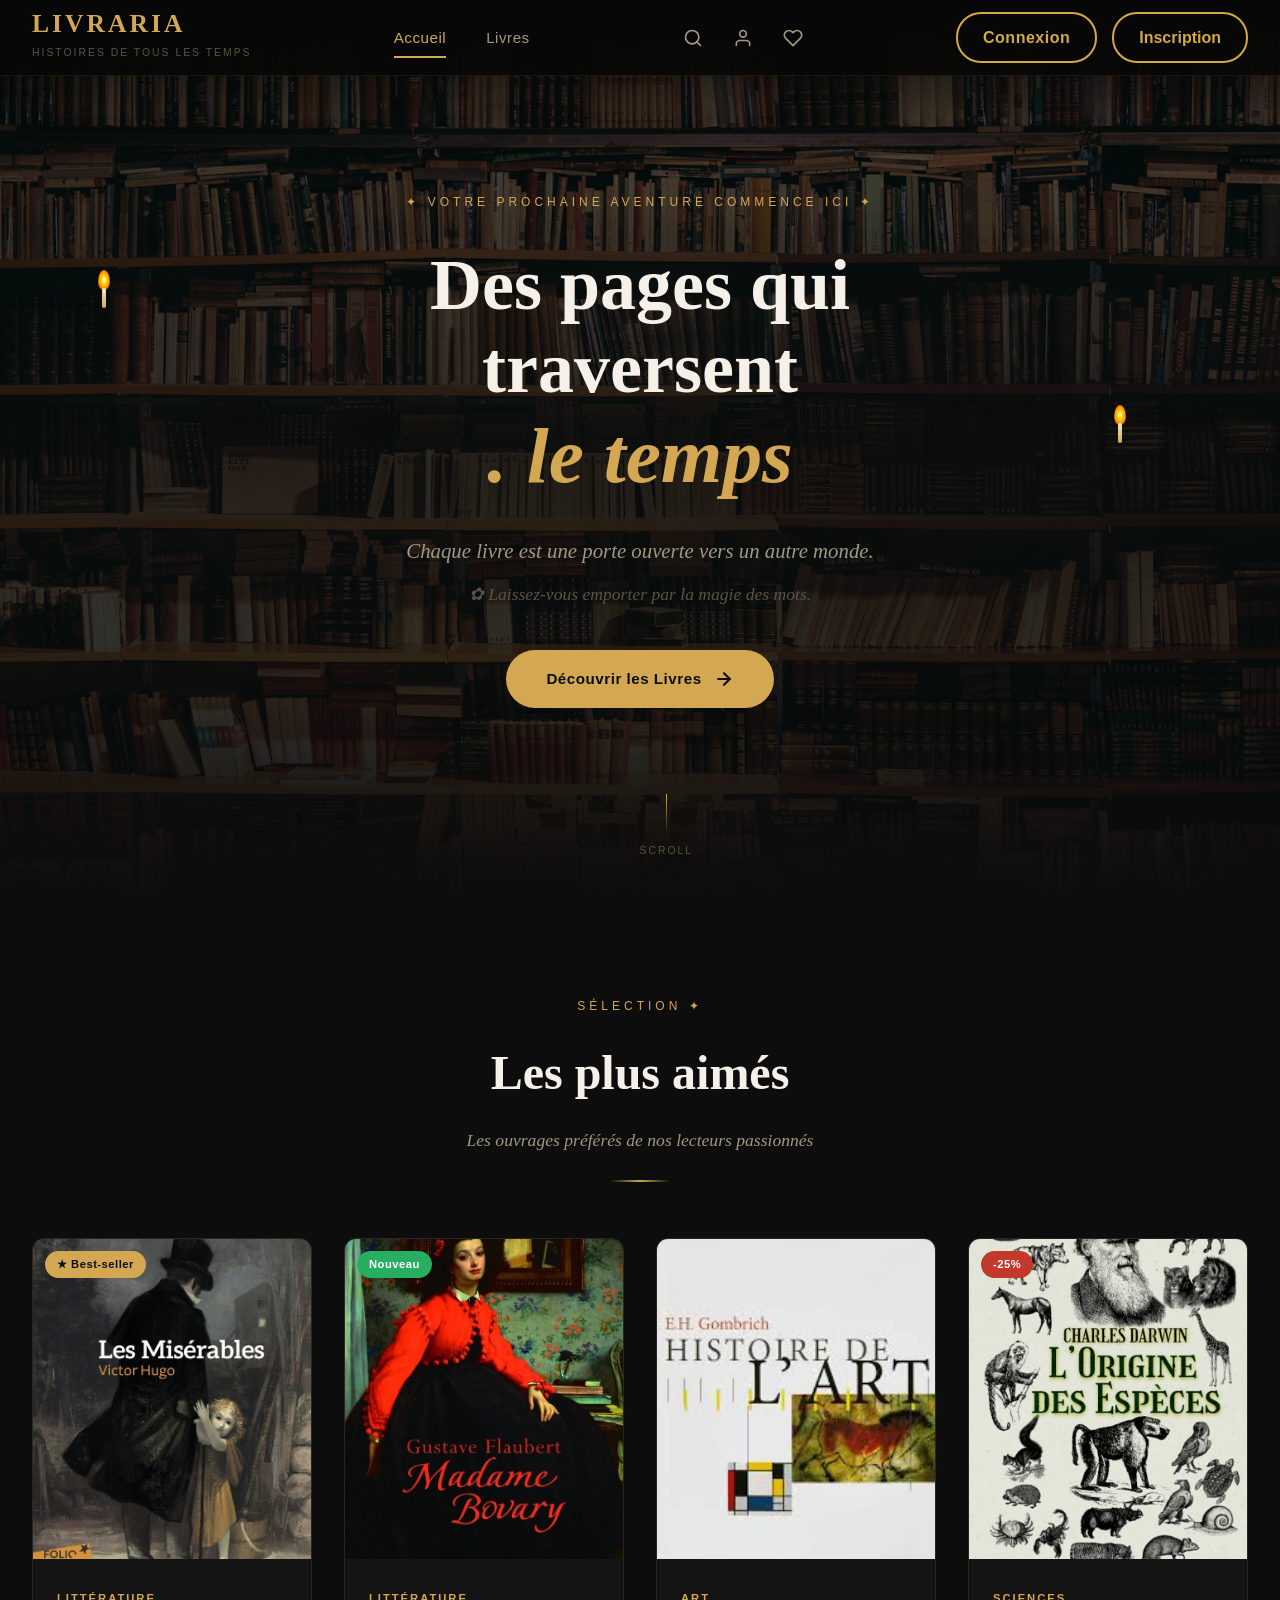
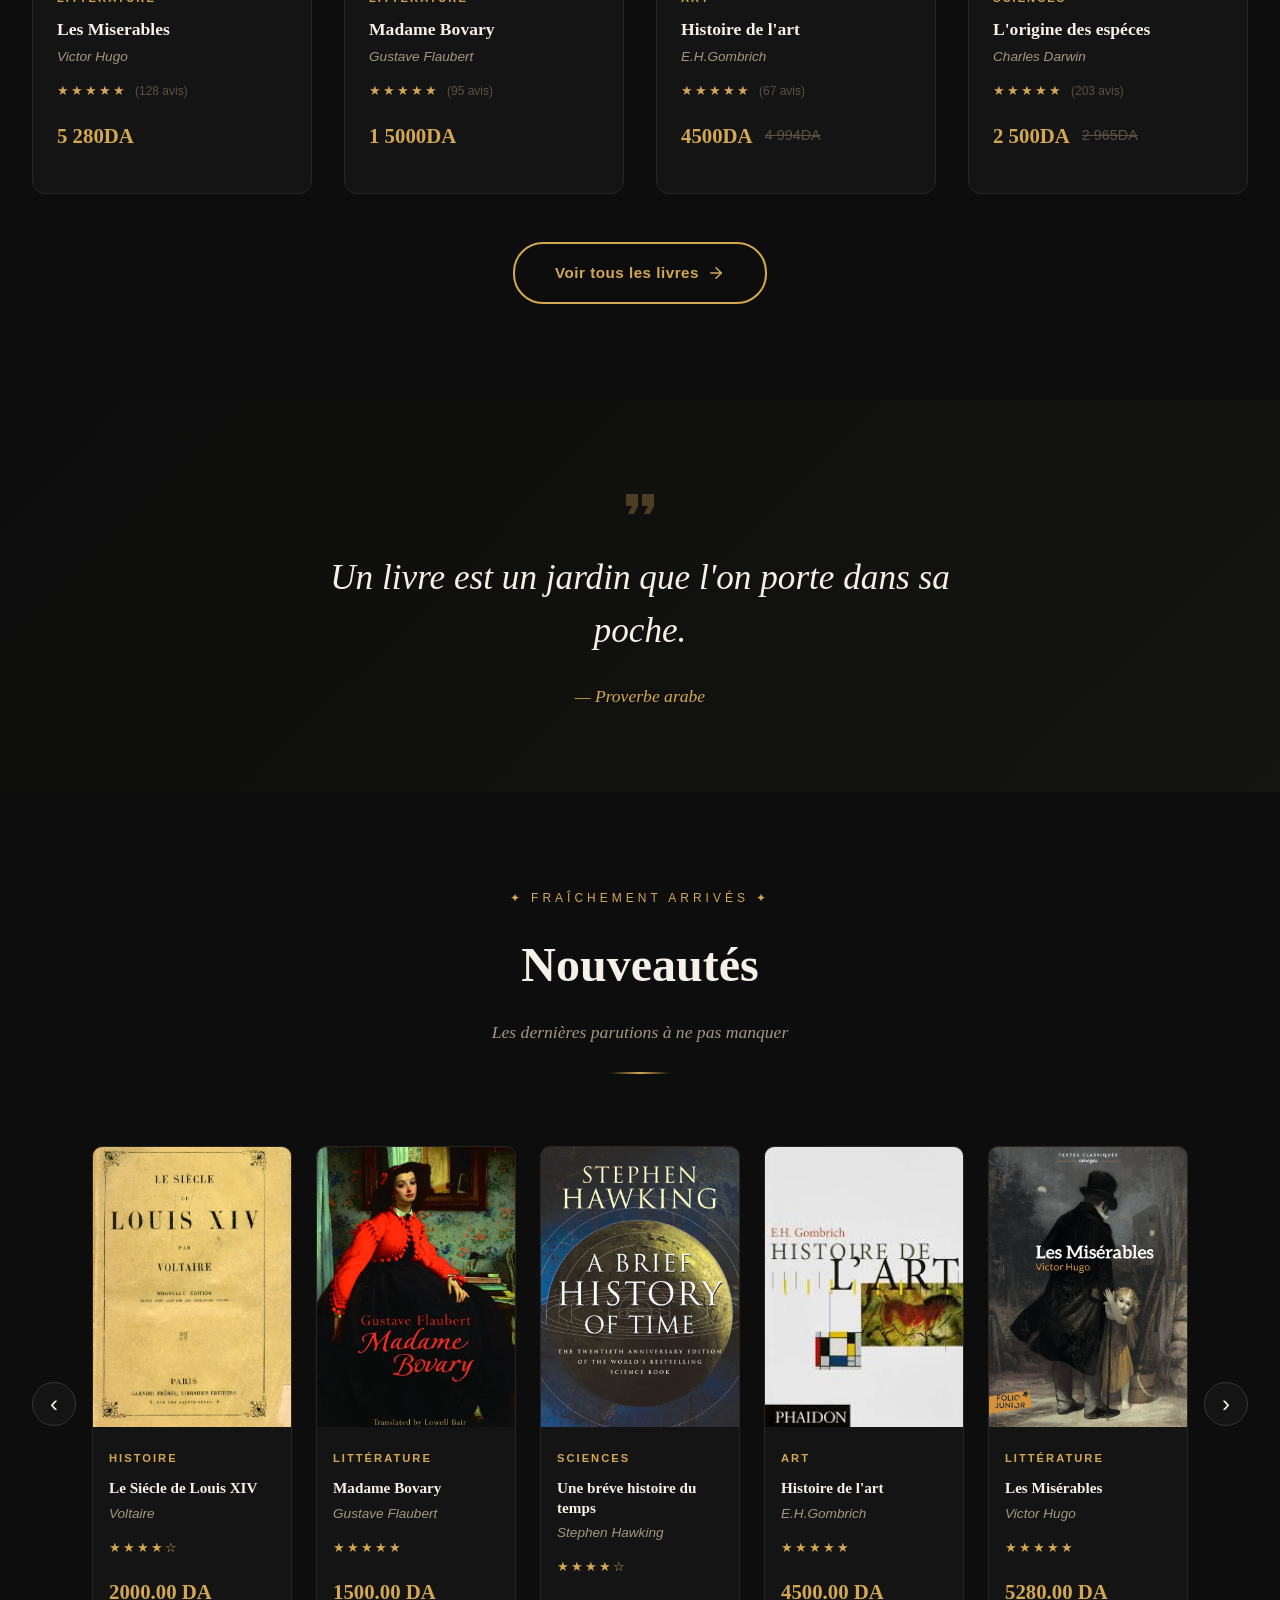
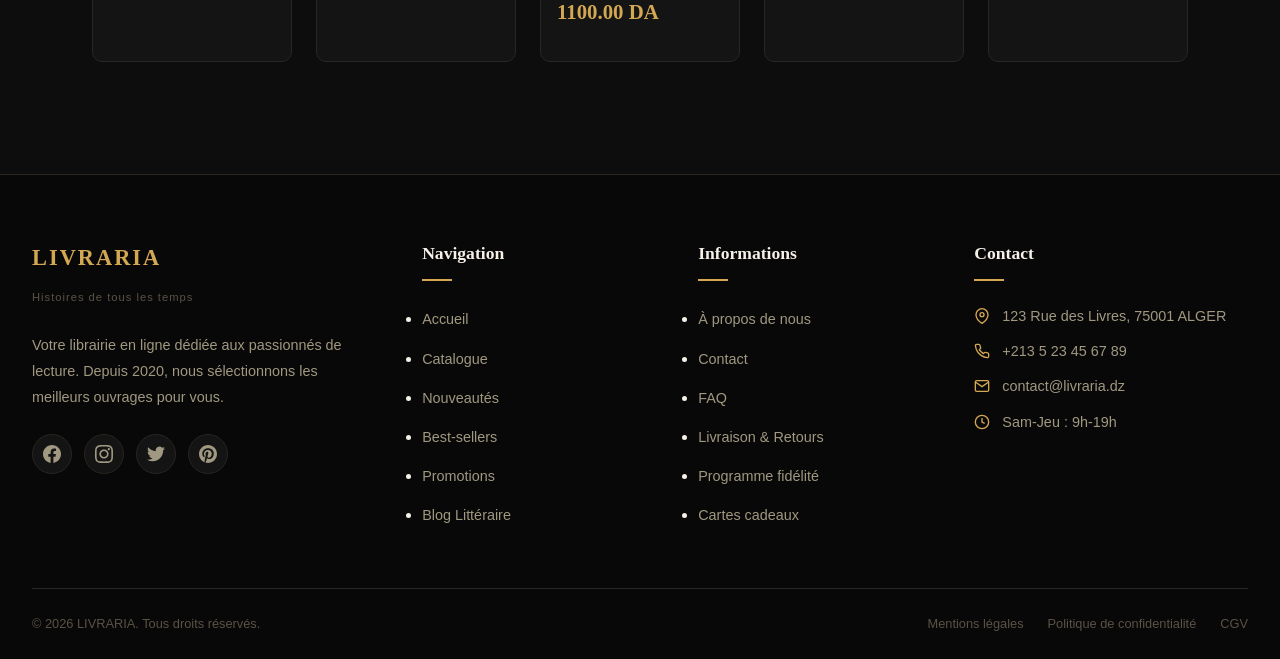
<file: index.html>
<!DOCTYPE html>
<html lang="fr">
<head>
    <meta charset="UTF-8">
    <meta name="viewport" content="width=device-width, initial-scale=1.0">
    <title>LIVRARIA - Histoires de tous les temps</title>
    <link rel="stylesheet" href="./style/style.css">
    
</head>
<body>

    <!-- ==================== HEADER ==================== -->
    <header class="header">
        <div class="header-container">
            <a href="index.html" class="logo">
                <h1>LIVRARIA</h1>
                <span class="tagline">Histoires de tous les temps</span>
            </a>

            <nav class="nav">
                <a href="#" class="nav-link active">Accueil</a>
                <a href="./content/livres.html" class="nav-link">Livres</a>
            </nav>

            <div class="header-icons">
                <button class="icon-btn" aria-label="Rechercher">
                    <svg width="20" height="20" viewBox="0 0 24 24" fill="none" stroke="currentColor" stroke-width="2" stroke-linecap="round" stroke-linejoin="round">
                        <circle cx="11" cy="11" r="8"></circle>
                        <path d="m21 21-4.35-4.35"></path>
                    </svg>
                </button>
                <button class="icon-btn" aria-label="Compte">
                    <svg width="20" height="20" viewBox="0 0 24 24" fill="none" stroke="currentColor" stroke-width="2" stroke-linecap="round" stroke-linejoin="round">
                        <path d="M20 21v-2a4 4 0 0 0-4-4H8a4 4 0 0 0-4 4v2"></path>
                        <circle cx="12" cy="7" r="4"></circle>
                    </svg>
                </button>
                <button class="icon-btn" aria-label="Favoris">
                    <svg width="20" height="20" viewBox="0 0 24 24" fill="none" stroke="currentColor" stroke-width="2" stroke-linecap="round" stroke-linejoin="round">
                        <path d="M20.84 4.61a5.5 5.5 0 0 0-7.78 0L12 5.67l-1.06-1.06a5.5 5.5 0 0 0-7.78 7.78l1.06 1.06L12 21.23l7.78-7.78 1.06-1.06a5.5 5.5 0 0 0 0-7.78z"></path>
                    </svg>
                </button>
               
            </div>

            <div class="header-buttons">
                <a href="./content/connexion.html" class="btn-connexion">Connexion</a>
                <a href="./content/inscription.html" class="btn-inscription">Inscription</a>
            </div>
        </div>
    </header>

    <!-- ==================== HERO ==================== -->
    <section class="hero">
        <div class="hero-bg">
            <img src="./images/Iimageacceuil.jpg" alt="Bibliothèque ancienne" class="hero-bg-img">
            <div class="hero-overlay"></div>
            <div class="hero-vignette-top"></div>
            <div class="hero-vignette-bottom"></div>
        </div>

        <div class="hero-content">
            <p class="hero-tagline">✦ VOTRE PROCHAINE AVENTURE COMMENCE ICI ✦</p>

            <h1 class="hero-title">
                <span class="hero-title-line">Des pages qui</span>
                <span class="hero-title-line">traversent</span>
                <span class="hero-title-line script">. le temps</span>
            </h1>

            <p class="hero-description">
                <em>Chaque livre est une porte ouverte vers un autre monde.</em>
            </p>

            <p class="hero-subdescription">
                ✿ Laissez-vous emporter par la magie des mots.
            </p>

            <a href="./content/livres.html" class="hero-cta">
                <span>Découvrir les Livres</span>
                <svg width="20" height="20" viewBox="0 0 24 24" fill="none" stroke="currentColor" stroke-width="2.5" stroke-linecap="round" stroke-linejoin="round">
                    <path d="M5 12h14"></path>
                    <path d="m12 5 7 7-7 7"></path>
                </svg>
            </a>
        </div>

        <div class="hero-scroll-indicator">
            <div class="scroll-line"></div>
            <span>Scroll</span>
        </div>

        <div class="candle candle-1">
            <div class="candle-flame"></div>
            <div class="candle-body"></div>
        </div>
        <div class="candle candle-2">
            <div class="candle-flame"></div>
            <div class="candle-body"></div>
        </div>
    </section>

    <!-- ==================== SECTION: LES PLUS AIMÉS ==================== -->
    <section class="section-favorites" id="favoris">
        <div class="container">
            <div class="section-header">
                <span class="section-label"> Sélection ✦</span>
                <h2 class="section-title">Les plus aimés</h2>
                <p class="section-subtitle">Les ouvrages préférés de nos lecteurs passionnés</p>
                <div class="section-divider"></div>
            </div>

            <div class="books-showcase">
                <!-- Livre 1 -->
                <article class="book-card-featured">
                    <div class="book-card-image">
                        <img src="./images/miserables.jpg" alt="Les Miserables">
                        <div class="book-card-overlay">
                            <div class="book-quick-actions">
                                <button class="quick-btn" title="Aperçu rapide">👁</button>
                                <button class="quick-btn" title="Ajouter aux favoris">♡</button>
                            </div>
                        </div>
                        <span class="book-badge-best">★ Best-seller</span>
                    </div>
                    <div class="book-card-content">
                        <span class="book-genre">Littérature</span>
                        <h3 class="book-card-title">Les Miserables</h3>
                        <p class="book-card-author">Victor Hugo</p>
                        <div class="book-card-rating">
                            <span class="stars">★★★★★</span>
                            <span class="rating-text">(128 avis)</span>
                        </div>
                        <div class="book-card-price">
                            <span class="price-current">5 280DA</span>
                        </div>
                        
                    </div>
                </article>

                <!-- Livre 2 -->
                <article class="book-card-featured">
                    <div class="book-card-image">
                        <img src="./images/madamBovary.jpg" alt="Madame Bovary">
                        <div class="book-card-overlay">
                            <div class="book-quick-actions">
                                <button class="quick-btn" title="Aperçu rapide">👁</button>
                                <button class="quick-btn" title="Ajouter aux favoris">♡</button>
                            </div>
                        </div>
                        <span class="book-badge-new">Nouveau</span>
                    </div>
                    <div class="book-card-content">
                        <span class="book-genre">Littérature</span>
                        <h3 class="book-card-title">Madame Bovary</h3>
                        <p class="book-card-author">Gustave Flaubert</p>
                        <div class="book-card-rating">
                            <span class="stars">★★★★★</span>
                            <span class="rating-text">(95 avis)</span>
                        </div>
                        <div class="book-card-price">
                            <span class="price-current">1 5000DA</span>
                        </div>
                        
                    </div>
                </article>

                <!-- Livre 3 -->
                <article class="book-card-featured">
                    <div class="book-card-image">
                        <img src="./images/histoiredel'art.jpg" alt="Histoire de l'art">
                        <div class="book-card-overlay">
                            <div class="book-quick-actions">
                                <button class="quick-btn" title="Aperçu rapide">👁</button>
                                <button class="quick-btn" title="Ajouter aux favoris">♡</button>
                            </div>
                        </div>
                    </div>
                    <div class="book-card-content">
                        <span class="book-genre">Art</span>
                        <h3 class="book-card-title">Histoire de l'art</h3>
                        <p class="book-card-author">E.H.Gombrich</p>
                        <div class="book-card-rating">
                            <span class="stars">★★★★★</span>
                            <span class="rating-text">(67 avis)</span>
                        </div>
                        <div class="book-card-price">
                            <span class="price-current">4500DA</span>
                            <span class="price-old">4 994DA</span>
                        </div>
                       
                    </div>
                </article>

                <!-- Livre 4 -->
                <article class="book-card-featured">
                    <div class="book-card-image">
                        <img src="./images/origineDesEspeces.jpg" alt="L'origine des espéces">
                        <div class="book-card-overlay">
                            <div class="book-quick-actions">
                                <button class="quick-btn" title="Aperçu rapide">👁</button>
                                <button class="quick-btn" title="Ajouter aux favoris">♡</button>
                            </div>
                        </div>
                        <span class="book-badge-promo">-25%</span>
                    </div>
                    <div class="book-card-content">
                        <span class="book-genre">Sciences</span>
                        <h3 class="book-card-title">L'origine des espéces</h3>
                        <p class="book-card-author">Charles Darwin</p>
                        <div class="book-card-rating">
                            <span class="stars">★★★★★</span>
                            <span class="rating-text">(203 avis)</span>
                        </div>
                        <div class="book-card-price">
                            <span class="price-current">2 500DA</span>
                            <span class="price-old">2 965DA</span>
                        </div>
                        
                    </div>
                </article>
            </div>

            <div class="section-cta">
                <a href="./content/livres.html" class="btn-view-all">
                    Voir tous les livres
                    <svg width="18" height="18" viewBox="0 0 24 24" fill="none" stroke="currentColor" stroke-width="2" stroke-linecap="round" stroke-linejoin="round">
                        <path d="M5 12h14"></path>
                        <path d="m12 5 7 7-7 7"></path>
                    </svg>
                </a>
            </div>
        </div>
    </section>

    <!-- ==================== SECTION: CITATION / BANDEAU ==================== -->
    <section class="section-quote">
        <div class="quote-overlay"></div>
        <div class="container">
            <blockquote class="quote-content">
                <svg class="quote-mark" width="48" height="48" viewBox="0 0 24 24" fill="currentColor" opacity="0.3">
                    <path d="M6 17h3l2-4V7H5v6h3zm8 0h3l2-4V7h-6v6h3z"/>
                </svg>
                <p class="quote-text">Un livre est un jardin que l'on porte dans sa poche.</p>
                <cite class="quote-author">— Proverbe arabe</cite>
            </blockquote>
        </div>
    </section>

    <!-- ==================== SECTION: NOUVEAUTÉS ==================== -->
    <section class="section-new">
        <div class="container">
            <div class="section-header">
                <span class="section-label">✦ Fraîchement arrivés ✦</span>
                <h2 class="section-title">Nouveautés</h2>
                <p class="section-subtitle">Les dernières parutions à ne pas manquer</p>
                <div class="section-divider"></div>
            </div>

            <div class="new-books-scroll">
                <button class="scroll-btn scroll-btn-left" aria-label="Précédent">‹</button>
                <div class="new-books-track" id="newBooksTrack">
                    <!-- Injecté par JS -->
                </div>
                <button class="scroll-btn scroll-btn-right" aria-label="Suivant">›</button>
            </div>
        </div>
    </section>

    <!-- ==================== FOOTER ==================== -->
    <footer class="footer">
        <div class="container">
            <div class="footer-grid">
                <div class="footer-brand">
                    <a href="index.html" class="footer-logo">
                        <h2>LIVRARIA</h2>
                        <span>Histoires de tous les temps</span>
                    </a>
                    <p class="footer-desc">
                        Votre librairie en ligne dédiée aux passionnés de lecture.
                        Depuis 2020, nous sélectionnons les meilleurs ouvrages pour vous.
                    </p>
                    <div class="footer-socials">
                        <a href="#" aria-label="Facebook" class="social-link">
                            <svg width="18" height="18" viewBox="0 0 24 24" fill="currentColor">
                                <path d="M24 12.073c0-6.627-5.373-12-12-12s-12 5.373-12 12c0 5.99 4.388 10.954 10.125 11.854v-8.385H7.078v-3.47h3.047V9.43c0-3.007 1.792-4.669 4.533-4.669 1.312 0 2.686.235 2.686.235v2.953H15.83c-1.491 0-1.956.925-1.956 1.874v2.25h3.328l-.532 3.47h-2.796v8.385C19.612 23.027 24 18.062 24 12.073z"/>
                            </svg>
                        </a>
                        <a href="#" aria-label="Instagram" class="social-link">
                            <svg width="18" height="18" viewBox="0 0 24 24" fill="currentColor">
                                <path d="M12 2.163c3.204 0 3.584.012 4.85.07 3.252.148 4.771 1.691 4.919 4.919.058 1.265.069 1.645.069 4.849 0 3.205-.012 3.584-.069 4.849-.149 3.225-1.664 4.771-4.919 4.919-1.266.058-1.644.07-4.85.07-3.204 0-3.584-.012-4.849-.07-3.26-.149-4.771-1.699-4.919-4.92-.058-1.265-.07-1.644-.07-4.849 0-3.204.013-3.583.07-4.849.149-3.227 1.664-4.771 4.919-4.919 1.266-.057 1.645-.069 4.849-.069zm0-2.163c-3.259 0-3.667.014-4.947.072-4.358.2-6.78 2.618-6.98 6.98-.059 1.281-.073 1.689-.073 4.948 0 3.259.014 3.668.072 4.948.2 4.358 2.618 6.78 6.98 6.98 1.281.058 1.689.072 4.948.072 3.259 0 3.668-.014 4.948-.072 4.354-.2 6.782-2.618 6.979-6.98.059-1.28.073-1.689.073-4.948 0-3.259-.014-3.667-.072-4.947-.196-4.354-2.617-6.78-6.979-6.98-1.281-.059-1.69-.073-4.949-.073zm0 5.838c-3.403 0-6.162 2.759-6.162 6.162s2.759 6.163 6.162 6.163 6.162-2.759 6.162-6.163c0-3.403-2.759-6.162-6.162-6.162zm0 10.162c-2.209 0-4-1.79-4-4 0-2.209 1.791-4 4-4s4 1.791 4 4c0 2.21-1.791 4-4 4zm6.406-11.845c-.796 0-1.441.645-1.441 1.44s.645 1.44 1.441 1.44c.795 0 1.439-.645 1.439-1.44s-.644-1.44-1.439-1.44z"/>
                            </svg>
                        </a>
                        <a href="#" aria-label="Twitter" class="social-link">
                            <svg width="18" height="18" viewBox="0 0 24 24" fill="currentColor">
                                <path d="M23.953 4.57a10 10 0 01-2.825.775 4.958 4.958 0 002.163-2.723c-.951.555-2.005.959-3.127 1.184a4.92 4.92 0 00-8.384 4.482C7.69 8.095 4.067 6.13 1.64 3.162a4.822 4.822 0 00-.666 2.475c0 1.71.87 3.213 2.188 4.096a4.904 4.904 0 01-2.228-.616v.06a4.923 4.923 0 003.946 4.827 4.996 4.996 0 01-2.212.085 4.936 4.936 0 004.604 3.417 9.867 9.867 0 01-6.102 2.105c-.39 0-.779-.023-1.17-.067a13.995 13.995 0 007.557 2.209c9.053 0 13.998-7.496 13.998-13.985 0-.21 0-.42-.015-.63A9.935 9.935 0 0024 4.59z"/>
                            </svg>
                        </a>
                        <a href="#" aria-label="Pinterest" class="social-link">
                            <svg width="18" height="18" viewBox="0 0 24 24" fill="currentColor">
                                <path d="M12.017 0C5.396 0 .029 5.367.029 11.987c0 5.079 3.158 9.417 7.618 11.162-.105-.949-.199-2.403.041-3.439.219-.937 1.406-5.957 1.406-5.957s-.359-.72-.359-1.781c0-1.668.967-2.914 2.171-2.914 1.023 0 1.518.769 1.518 1.69 0 1.029-.655 2.568-.994 3.995-.283 1.194.599 2.169 1.777 2.169 2.133 0 3.772-2.249 3.772-5.495 0-2.873-2.064-4.882-5.012-4.882-3.414 0-5.418 2.561-5.418 5.207 0 1.031.397 2.138.893 2.738a.36.36 0 01.083.345l-.333 1.36c-.053.22-.174.267-.402.161-1.499-.698-2.436-2.889-2.436-4.649 0-3.785 2.75-7.262 7.929-7.262 4.163 0 7.398 2.967 7.398 6.931 0 4.136-2.607 7.464-6.227 7.464-1.216 0-2.359-.631-2.75-1.378l-.748 2.853c-.271 1.043-1.002 2.35-1.492 3.146C9.57 23.812 10.763 24 12.017 24c6.624 0 11.99-5.367 11.99-11.988C24.007 5.367 18.641 0 12.017 0z"/>
                            </svg>
                        </a>
                    </div>
                </div>

                <div class="footer-nav">
                    <h4>Navigation</h4>
                    <ul>
                        <li><a href="index.html">Accueil</a></li>
                        <li><a href="./content/livres.html">Catalogue</a></li>
                        <li><a href="#">Nouveautés</a></li>
                        <li><a href="#">Best-sellers</a></li>
                        <li><a href="#">Promotions</a></li>
                        <li><a href="#">Blog Littéraire</a></li>
                    </ul>
                </div>

                <div class="footer-nav">
                    <h4>Informations</h4>
                    <ul>
                        <li><a href="#">À propos de nous</a></li>
                        <li><a href="#">Contact</a></li>
                        <li><a href="#">FAQ</a></li>
                        <li><a href="#">Livraison & Retours</a></li>
                        <li><a href="#">Programme fidélité</a></li>
                        <li><a href="#">Cartes cadeaux</a></li>
                    </ul>
                </div>

                <div class="footer-contact">
                    <h4>Contact</h4>
                    <ul class="contact-list">
                        <li>
                            <svg width="16" height="16" viewBox="0 0 24 24" fill="none" stroke="currentColor" stroke-width="2">
                                <path d="M21 10c0 7-9 13-9 13s-9-6-9-13a9 9 0 0 1 18 0z"></path>
                                <circle cx="12" cy="10" r="3"></circle>
                            </svg>
                            <span>123 Rue des Livres, 75001 ALGER</span>
                        </li>
                        <li>
                            <svg width="16" height="16" viewBox="0 0 24 24" fill="none" stroke="currentColor" stroke-width="2">
                                <path d="M22 16.92v3a2 2 0 0 1-2.18 2 19.79 19.79 0 0 1-8.63-3.07 19.5 19.5 0 0 1-6-6 19.79 19.79 0 0 1-3.07-8.67A2 2 0 0 1 4.11 2h3a2 2 0 0 1 2 1.72 12.84 12.84 0 0 0 .7 2.81 2 2 0 0 1-.45 2.11L8.09 9.91a16 16 0 0 0 6 6l1.27-1.27a2 2 0 0 1 2.11-.45 12.84 12.84 0 0 0 2.81.7A2 2 0 0 1 22 16.92z"></path>
                            </svg>
                            <span>+213 5 23 45 67 89</span>
                        </li>
                        <li>
                            <svg width="16" height="16" viewBox="0 0 24 24" fill="none" stroke="currentColor" stroke-width="2">
                                <path d="M4 4h16c1.1 0 2 .9 2 2v12c0 1.1-.9 2-2 2H4c-1.1 0-2-.9-2-2V6c0-1.1.9-2 2-2z"></path>
                                <polyline points="22,6 12,13 2,6"></polyline>
                            </svg>
                            <span>contact@livraria.dz</span>
                        </li>
                        <li>
                            <svg width="16" height="16" viewBox="0 0 24 24" fill="none" stroke="currentColor" stroke-width="2">
                                <circle cx="12" cy="12" r="10"></circle>
                                <polyline points="12 6 12 12 16 14"></polyline>
                            </svg>
                            <span>Sam-Jeu : 9h-19h</span>
                        </li>
                    </ul>
                </div>
            </div>

            <div class="footer-bottom">
                <p>&copy; 2026 LIVRARIA. Tous droits réservés.</p>
                <div class="footer-legal">
                    <a href="#">Mentions légales</a>
                    <a href="#">Politique de confidentialité</a>
                    <a href="#">CGV</a>
                </div>
                
            </div>
        </div>
    </footer>

    <!-- Back to Top -->
    <button class="back-to-top" id="backToTop" aria-label="Retour en haut">
        <svg width="24" height="24" viewBox="0 0 24 24" fill="none" stroke="currentColor" stroke-width="2.5" stroke-linecap="round" stroke-linejoin="round">
            <path d="m18 15-6-6-6 6"></path>
        </svg>
    </button>

    <script src="./javascript/acceuil.js"></script>
</body>
</html>
</file>
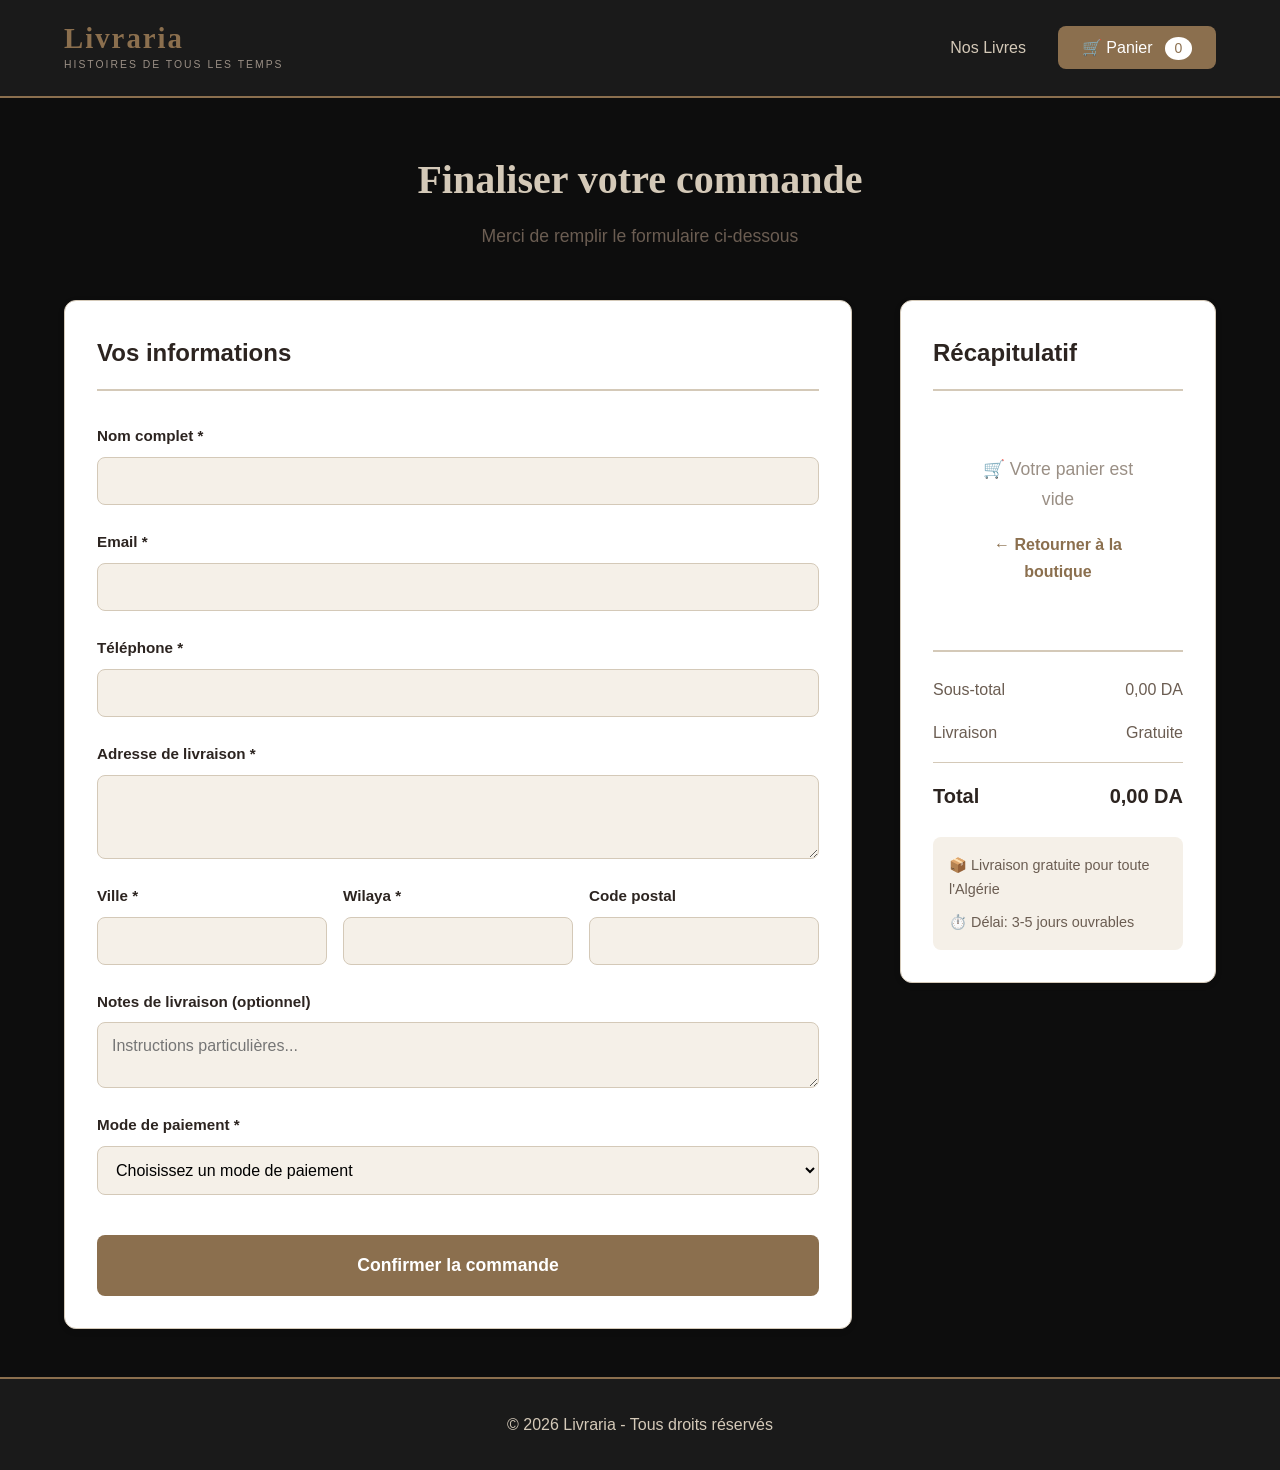
<file: content/commande.html>
<!DOCTYPE html>
<html lang="fr">
<head>
    <meta charset="UTF-8">
    <meta name="viewport" content="width=device-width, initial-scale=1.0">
    <title>Commande - Livraria</title>
    <link rel="stylesheet" href="../style/style.css">
    <link rel="stylesheet" href="../style/commande.css">
</head>
<body>
    <header class="site-header">
        <div class="container header-content">
            <a href="../index.html" class="logo"><h1>Livraria</h1>
                <span class="tagline">HISTOIRES DE TOUS LES TEMPS</span>
            </a>
            <nav class="main-nav">
                <a href="livres.html">Nos Livres</a>
                <button class="cart-btn" onclick="window.location.href='commande.html'">
                    🛒 Panier <span class="cart-count">0</span>
                </button>
            </nav>
        </div>
    </header>

    <main class="container">
        <div class="page-header">
            <h1>Finaliser votre commande</h1>
            <p>Merci de remplir le formulaire ci-dessous</p>
        </div>

        <div class="order-grid">
            <section class="order-form-section">
                <h2>Vos informations</h2>
                <form id="orderForm" class="order-form">
                    <div class="form-group">
                        <label for="nom">Nom complet *</label>
                        <input type="text" id="nom" name="nom" required>
                    </div>

                    <div class="form-group">
                        <label for="email">Email *</label>
                        <input type="email" id="email" name="email" required>
                    </div>

                    <div class="form-group">
                        <label for="telephone">Téléphone *</label>
                        <input type="tel" id="telephone" name="telephone" required>
                    </div>

                    <div class="form-group">
                        <label for="adresse">Adresse de livraison *</label>
                        <textarea id="adresse" name="adresse" rows="3" required></textarea>
                    </div>

                    <div class="form-row">
                        <div class="form-group">
                            <label for="ville">Ville *</label>
                            <input type="text" id="ville" name="ville" required>
                        </div>

                        <div class="form-group">
                            <label for="wilaya">Wilaya *</label>
                            <input type="text" id="wilaya" name="wilaya" required>
                        </div>

                        <div class="form-group">
                            <label for="codePostal">Code postal</label>
                            <input type="text" id="codePostal" name="codePostal">
                        </div>
                    </div>

                    <div class="form-group">
                        <label for="notes">Notes de livraison (optionnel)</label>
                        <textarea id="notes" name="notes" rows="2" placeholder="Instructions particulières..."></textarea>
                    </div>

                    <div class="form-group">
                        <label for="payment">Mode de paiement *</label>
                        <select id="payment" name="payment" required>
                            <option value="">Choisissez un mode de paiement</option>
                            <option value="cash">Paiement à la livraison</option>
                            <option value="ccp">CCP / BaridiMob</option>
                            <option value="virement">Virement bancaire</option>
                        </select>
                    </div>

                    <button type="submit" class="btn-submit">
                        Confirmer la commande
                    </button>
                </form>
            </section>

            <aside class="order-summary">
                <h2>Récapitulatif</h2>
                <div id="cartItems" class="cart-items">
                    <!-- Les articles seront injectés ici par JavaScript -->
                </div>
                
                <div class="cart-total">
                    <div class="total-line">
                        <span>Sous-total</span>
                        <span id="subtotal">0,00 DA</span>
                    </div>
                    <div class="total-line">
                        <span>Livraison</span>
                        <span id="shipping">Gratuite</span>
                    </div>
                    <div class="total-line total">
                        <span>Total</span>
                        <span id="totalAmount">0,00 DA</span>
                    </div>
                </div>

                <div class="cart-info">
                    <p>📦 Livraison gratuite pour toute l'Algérie</p>
                    <p>⏱️ Délai: 3-5 jours ouvrables</p>
                </div>
            </aside>
        </div>
    </main>

    <footer class="site-footer">
        <div class="container">
            <p>&copy; 2026 Livraria - Tous droits réservés</p>
        </div>
    </footer>

    <script src="../javascript/livres.js"></script>
    <script src="../javascript/commande.js"></script>
</body>
</html>
</file>
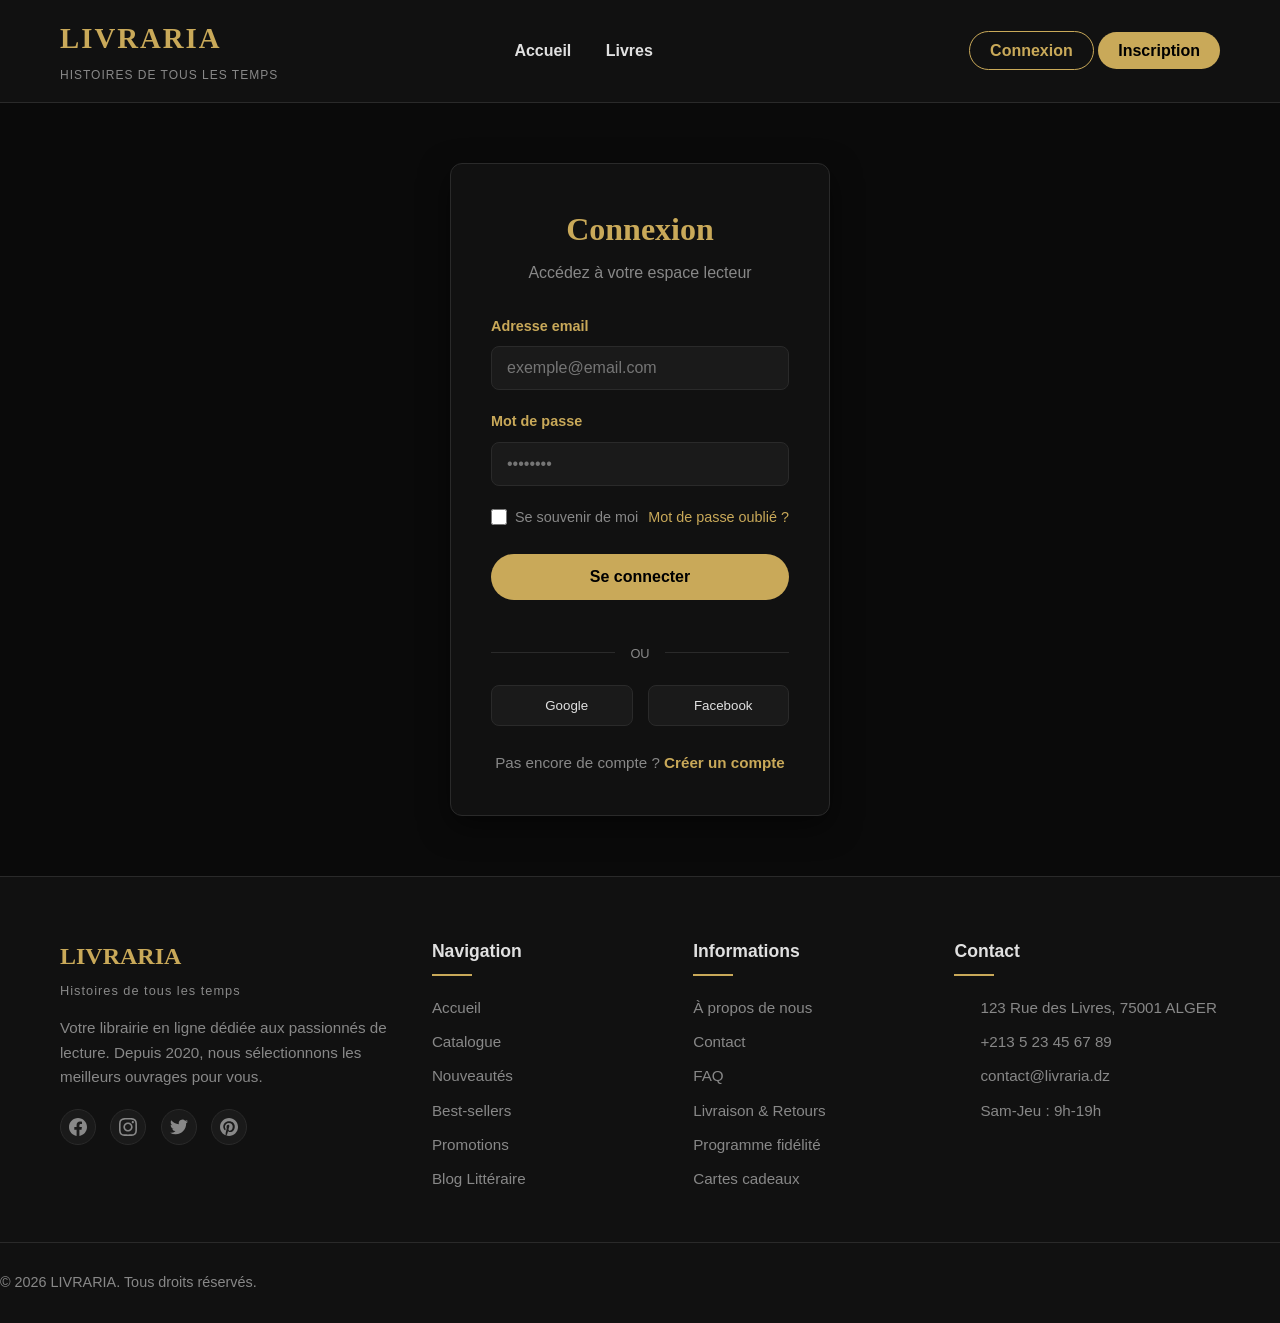
<file: content/connexion.html>
<!DOCTYPE html>
<html lang="fr">
<head>
    <meta charset="UTF-8">
    <meta name="viewport" content="width=device-width, initial-scale=1.0">
    <title>LIVRARIA - Connexion</title>
    <link rel="stylesheet" href="../style/connexion.css">
   
</head>
<body>
    <!-- Header -->
    <header class="site-header">
        <div class="container header-content">
            <div class="logo">
                <h1>LIVRARIA</h1>
                <span>HISTOIRES DE TOUS LES TEMPS</span>
            </div>
            <nav class="main-nav">
                <a href="../index.html">Accueil</a>
                <a href="#">Livres</a>
            </nav>
            <div class="header-actions">
                <div class="icons">
                    <i class="fas fa-search"></i>
                    <i class="fas fa-user"></i>
                    <i class="fas fa-heart"></i>
                    <i class="fas fa-shopping-cart"></i>
                </div>
                <div class="auth-btns">
                    <a href="./connexion.html" class="btn btn-outline active">Connexion</a>
                    <a href="./inscription.html" class="btn btn-gold">Inscription</a>
                </div>
            </div>
        </div>
    </header>

    <!-- Main Content -->
    <main class="auth-section">
        <div class="container">
            <div class="auth-card">
                <h2>Connexion</h2>
                <p class="subtitle">Accédez à votre espace lecteur</p>
                
                <form id="loginForm" novalidate>
                    <div class="form-group">
                        <label for="email">Adresse email</label>
                        <div class="input-wrapper">
                            <input type="email" id="email" name="email" placeholder="exemple@email.com" required>
                            <i class="fas fa-envelope input-icon"></i>
                        </div>
                        <span class="error-msg" id="emailError"></span>
                    </div>

                    <div class="form-group">
                        <label for="password">Mot de passe</label>
                        <div class="input-wrapper">
                            <input type="password" id="password" name="password" placeholder="••••••••" required>
                            <i class="fas fa-lock input-icon"></i>
                            <i class="fas fa-eye toggle-pass" id="togglePassword"></i>
                        </div>
                        <span class="error-msg" id="passwordError"></span>
                    </div>

                    <div class="form-options">
                        <label class="checkbox-wrapper">
                            <input type="checkbox" id="remember">
                            <span>Se souvenir de moi</span>
                        </label>
                        <a href="#" class="forgot-link">Mot de passe oublié ?</a>
                    </div>

                    <button type="submit" class="btn btn-gold btn-block">Se connecter</button>

                    <div class="divider"><span>OU</span></div>

                    <div class="social-auth">
                        <button type="button" class="btn-social"><i class="fab fa-google"></i> Google</button>
                        <button type="button" class="btn-social"><i class="fab fa-facebook-f"></i> Facebook</button>
                    </div>

                    <p class="auth-footer">
                        Pas encore de compte ? <a href="./inscription.html">Créer un compte</a>
                    </p>
                </form>
            </div>
        </div>
    </main>

    <!-- Footer -->
    <footer class="site-footer">
        <div class="container footer-grid">
            <div class="footer-col brand">
                <h3>LIVRARIA</h3>
                <p class="tagline">Histoires de tous les temps</p>
                <p class="desc">Votre librairie en ligne dédiée aux passionnés de lecture.
                        Depuis 2020, nous sélectionnons les meilleurs ouvrages pour vous.</p>
                <div class="social-links">
                    <a href="#"><i class="fab fa-facebook-f"></i>
                    <svg width="18" height="18" viewBox="0 0 24 24" fill="currentColor">
                                <path d="M24 12.073c0-6.627-5.373-12-12-12s-12 5.373-12 12c0 5.99 4.388 10.954 10.125 11.854v-8.385H7.078v-3.47h3.047V9.43c0-3.007 1.792-4.669 4.533-4.669 1.312 0 2.686.235 2.686.235v2.953H15.83c-1.491 0-1.956.925-1.956 1.874v2.25h3.328l-.532 3.47h-2.796v8.385C19.612 23.027 24 18.062 24 12.073z"/>
                            </svg></a>
                    <a href="#"><i class="fab fa-instagram"></i>
                    <svg width="18" height="18" viewBox="0 0 24 24" fill="currentColor">
                                <path d="M12 2.163c3.204 0 3.584.012 4.85.07 3.252.148 4.771 1.691 4.919 4.919.058 1.265.069 1.645.069 4.849 0 3.205-.012 3.584-.069 4.849-.149 3.225-1.664 4.771-4.919 4.919-1.266.058-1.644.07-4.85.07-3.204 0-3.584-.012-4.849-.07-3.26-.149-4.771-1.699-4.919-4.92-.058-1.265-.07-1.644-.07-4.849 0-3.204.013-3.583.07-4.849.149-3.227 1.664-4.771 4.919-4.919 1.266-.057 1.645-.069 4.849-.069zm0-2.163c-3.259 0-3.667.014-4.947.072-4.358.2-6.78 2.618-6.98 6.98-.059 1.281-.073 1.689-.073 4.948 0 3.259.014 3.668.072 4.948.2 4.358 2.618 6.78 6.98 6.98 1.281.058 1.689.072 4.948.072 3.259 0 3.668-.014 4.948-.072 4.354-.2 6.782-2.618 6.979-6.98.059-1.28.073-1.689.073-4.948 0-3.259-.014-3.667-.072-4.947-.196-4.354-2.617-6.78-6.979-6.98-1.281-.059-1.69-.073-4.949-.073zm0 5.838c-3.403 0-6.162 2.759-6.162 6.162s2.759 6.163 6.162 6.163 6.162-2.759 6.162-6.163c0-3.403-2.759-6.162-6.162-6.162zm0 10.162c-2.209 0-4-1.79-4-4 0-2.209 1.791-4 4-4s4 1.791 4 4c0 2.21-1.791 4-4 4zm6.406-11.845c-.796 0-1.441.645-1.441 1.44s.645 1.44 1.441 1.44c.795 0 1.439-.645 1.439-1.44s-.644-1.44-1.439-1.44z"/>
                            </svg></a>
                    <a href="#"><i class="fab fa-twitter"></i> <svg width="18" height="18" viewBox="0 0 24 24" fill="currentColor">
                                <path d="M23.953 4.57a10 10 0 01-2.825.775 4.958 4.958 0 002.163-2.723c-.951.555-2.005.959-3.127 1.184a4.92 4.92 0 00-8.384 4.482C7.69 8.095 4.067 6.13 1.64 3.162a4.822 4.822 0 00-.666 2.475c0 1.71.87 3.213 2.188 4.096a4.904 4.904 0 01-2.228-.616v.06a4.923 4.923 0 003.946 4.827 4.996 4.996 0 01-2.212.085 4.936 4.936 0 004.604 3.417 9.867 9.867 0 01-6.102 2.105c-.39 0-.779-.023-1.17-.067a13.995 13.995 0 007.557 2.209c9.053 0 13.998-7.496 13.998-13.985 0-.21 0-.42-.015-.63A9.935 9.935 0 0024 4.59z"/>
                            </svg>
                        </a>
                    <a href="#"><i class="fab fa-pinterest-p"></i>
                    <svg width="18" height="18" viewBox="0 0 24 24" fill="currentColor">
                                <path d="M12.017 0C5.396 0 .029 5.367.029 11.987c0 5.079 3.158 9.417 7.618 11.162-.105-.949-.199-2.403.041-3.439.219-.937 1.406-5.957 1.406-5.957s-.359-.72-.359-1.781c0-1.668.967-2.914 2.171-2.914 1.023 0 1.518.769 1.518 1.69 0 1.029-.655 2.568-.994 3.995-.283 1.194.599 2.169 1.777 2.169 2.133 0 3.772-2.249 3.772-5.495 0-2.873-2.064-4.882-5.012-4.882-3.414 0-5.418 2.561-5.418 5.207 0 1.031.397 2.138.893 2.738a.36.36 0 01.083.345l-.333 1.36c-.053.22-.174.267-.402.161-1.499-.698-2.436-2.889-2.436-4.649 0-3.785 2.75-7.262 7.929-7.262 4.163 0 7.398 2.967 7.398 6.931 0 4.136-2.607 7.464-6.227 7.464-1.216 0-2.359-.631-2.75-1.378l-.748 2.853c-.271 1.043-1.002 2.35-1.492 3.146C9.57 23.812 10.763 24 12.017 24c6.624 0 11.99-5.367 11.99-11.988C24.007 5.367 18.641 0 12.017 0z"/>
                            </svg>
                        </a>
                </div>
            </div>
            <div class="footer-col">
                <h4>Navigation</h4>
                <ul>
                    <li><a href="#">Accueil</a></li>
                    <li><a href="#">Catalogue</a></li>
                    <li><a href="#">Nouveautés</a></li>
                    <li><a href="#">Best-sellers</a></li>
                    <li><a href="#">Promotions</a></li>
                    <li><a href="#">Blog Littéraire</a></li>
                </ul>
            </div>
            <div class="footer-col">
                <h4>Informations</h4>
                <ul>
                    <li><a href="#">À propos de nous</a></li>
                    <li><a href="#">Contact</a></li>
                    <li><a href="#">FAQ</a></li>
                    <li><a href="#">Livraison & Retours</a></li>
                    <li><a href="#">Programme fidélité</a></li>
                    <li><a href="#">Cartes cadeaux</a></li>
                </ul>
            </div>
            <div class="footer-col">
                <h4>Contact</h4>
                <ul class="contact-list">
                    <li><i class="fas fa-map-marker-alt"></i> 123 Rue des Livres, 75001 ALGER</li>
                    <li><i class="fas fa-phone"></i> +213 5 23 45 67 89</li>
                    <li><i class="fas fa-envelope"></i> contact@livraria.dz</li>
                    <li><i class="fas fa-clock"></i> Sam-Jeu : 9h-19h</li>
                </ul>
            </div>
        </div>
        <div class="footer-bottom">
            <p>&copy; 2026 LIVRARIA. Tous droits réservés.</p>
            <button class="scroll-top" id="scrollTop"><i class="fas fa-arrow-up"></i></button>
        </div>
    </footer>

    <script src="../javascript/connexion.js"></script>
</body>
</html>
</file>
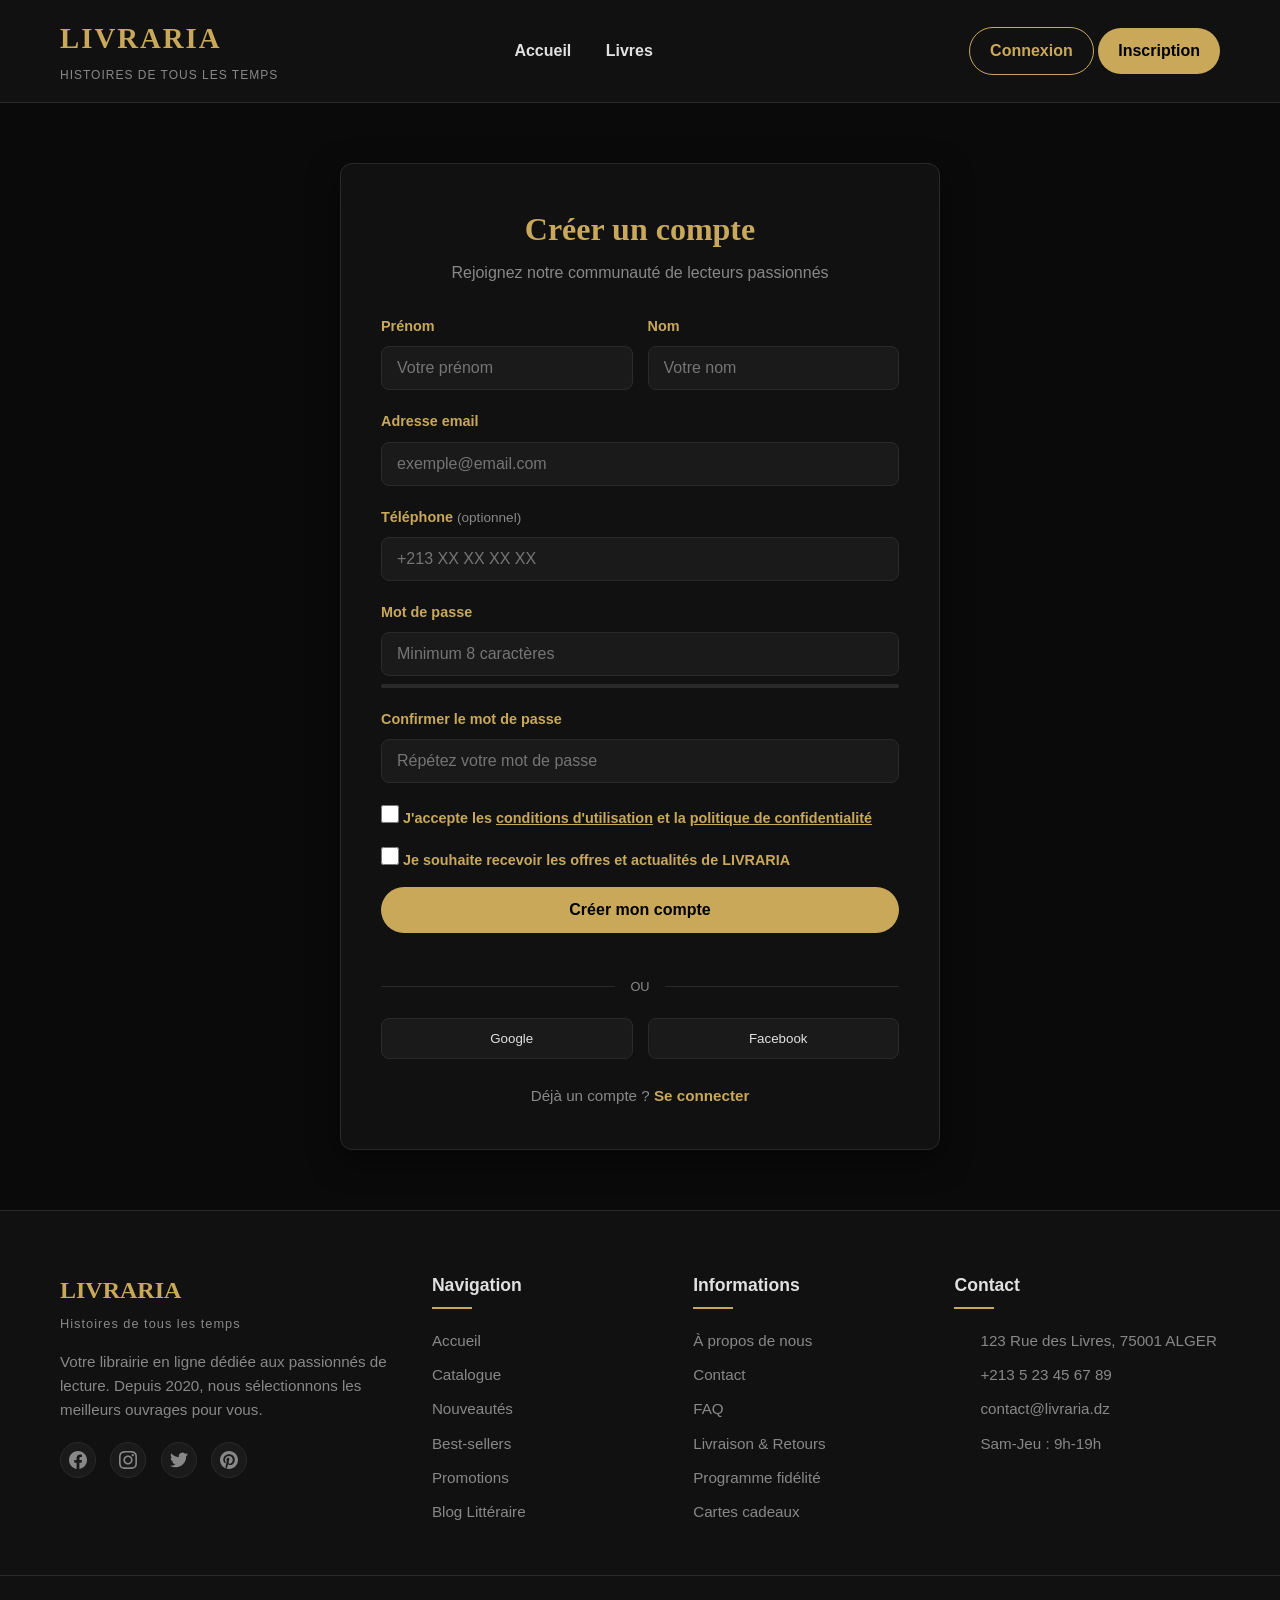
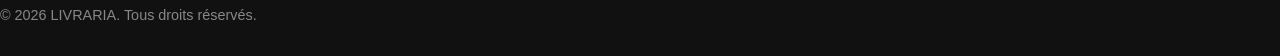
<file: content/inscription.html>
<!DOCTYPE html>
<html lang="fr">
<head>
    <meta charset="UTF-8">
    <meta name="viewport" content="width=device-width, initial-scale=1.0">
    <title>LIVRARIA - Inscription</title>
    <!-- CSS -->
    <link rel="stylesheet" href="../style/inscription.css">
</head>
<body>
    <!-- Header -->
    <header class="site-header">
        <div class="container header-content">
            <div class="logo">
                <h1>LIVRARIA</h1>
                <span>HISTOIRES DE TOUS LES TEMPS</span>
            </div>
            <nav class="main-nav">
                <a href="../index.html">Accueil</a>
                <a href="./livres.html">Livres</a>
            </nav>
            <div class="header-actions">
                <div class="icons">
                    <i class="fas fa-search"></i>
                    <i class="fas fa-user"></i>
                    <i class="fas fa-heart"></i>
                    <i class="fas fa-shopping-cart"></i>
                </div>
                <div class="auth-btns">
                    <a href="./connexion.html" class="btn btn-outline">Connexion</a>
                    <a href="./inscription.html" class="btn btn-gold active">Inscription</a>
                </div>
            </div>
        </div>
    </header>

    <!-- Main Content -->
    <main class="auth-section">
        <div class="container">
            <div class="auth-card">
                <h2>Créer un compte</h2>
                <p class="subtitle">Rejoignez notre communauté de lecteurs passionnés</p>

                <form id="signupForm" novalidate>
                    <div class="form-row">
                        <div class="form-group">
                            <label for="prenom">Prénom</label>
                            <div class="input-wrapper">
                                <input type="text" id="prenom" name="prenom" placeholder="Votre prénom" required>
                                <i class="fas fa-user input-icon"></i>
                            </div>
                            <span class="error-msg" id="prenomError"></span>
                        </div>
                        <div class="form-group">
                            <label for="nom">Nom</label>
                            <div class="input-wrapper">
                                <input type="text" id="nom" name="nom" placeholder="Votre nom" required>
                                <i class="fas fa-user input-icon"></i>
                            </div>
                            <span class="error-msg" id="nomError"></span>
                        </div>
                    </div>

                    <div class="form-group">
                        <label for="email">Adresse email</label>
                        <div class="input-wrapper">
                            <input type="email" id="email" name="email" placeholder="exemple@email.com" required>
                            <i class="fas fa-envelope input-icon"></i>
                        </div>
                        <span class="error-msg" id="emailError"></span>
                    </div>

                    <div class="form-group">
                        <label for="telephone">Téléphone <span class="optional">(optionnel)</span></label>
                        <div class="input-wrapper">
                            <input type="tel" id="telephone" name="telephone" placeholder="+213 XX XX XX XX">
                            <i class="fas fa-phone input-icon"></i>
                        </div>
                        <span class="error-msg" id="telephoneError"></span>
                    </div>

                    <div class="form-group">
                        <label for="password">Mot de passe</label>
                        <div class="input-wrapper">
                            <input type="password" id="password" name="password" placeholder="Minimum 8 caractères" required>
                            <i class="fas fa-lock input-icon"></i>
                            <i class="fas fa-eye toggle-pass" id="togglePassword"></i>
                        </div>
                        <div class="password-strength">
                            <div class="strength-bar" id="strengthBar"></div>
                            <span class="strength-text" id="strengthText"></span>
                        </div>
                        <span class="error-msg" id="passwordError"></span>
                    </div>

                    <div class="form-group">
                        <label for="confirmPassword">Confirmer le mot de passe</label>
                        <div class="input-wrapper">
                            <input type="password" id="confirmPassword" name="confirmPassword" placeholder="Répétez votre mot de passe" required>
                            <i class="fas fa-lock input-icon"></i>
                            <i class="fas fa-eye toggle-pass" id="toggleConfirmPassword"></i>
                        </div>
                        <span class="error-msg" id="confirmPasswordError"></span>
                    </div>

                    <div class="form-group checkbox-group">
                        <label class="checkbox-wrapper">
                            <input type="checkbox" id="conditions" name="conditions" required>
                            <span>J'accepte les <a href="#">conditions d'utilisation</a> et la <a href="#">politique de confidentialité</a></span>
                        </label>
                        <span class="error-msg" id="conditionsError"></span>
                    </div>

                    <div class="form-group checkbox-group">
                        <label class="checkbox-wrapper">
                            <input type="checkbox" id="newsletter" name="newsletter">
                            <span>Je souhaite recevoir les offres et actualités de LIVRARIA</span>
                        </label>
                    </div>

                    <button type="submit" class="btn btn-gold btn-block">Créer mon compte</button>

                    <div class="divider"><span>OU</span></div>

                    <div class="social-auth">
                        <button type="button" class="btn-social"><i class="fab fa-google"></i> Google</button>
                        <button type="button" class="btn-social"><i class="fab fa-facebook-f"></i> Facebook</button>
                    </div>

                    <p class="auth-footer">
                        Déjà un compte ? <a href="connexion.html">Se connecter</a>
                    </p>
                </form>
            </div>
        </div>
    </main>

    <!-- Footer -->
    <footer class="site-footer">
        <div class="container footer-grid">
            <div class="footer-col brand">
                <h3>LIVRARIA</h3>
                <p class="tagline">Histoires de tous les temps</p>
                <p class="desc">Votre librairie en ligne dédiée aux passionnés de lecture.
                        Depuis 2020, nous sélectionnons les meilleurs ouvrages pour vous.</p>
                <div class="social-links">
                    <a href="#"><i class="fab fa-facebook-f"></i>
                    <svg width="18" height="18" viewBox="0 0 24 24" fill="currentColor">
                                <path d="M24 12.073c0-6.627-5.373-12-12-12s-12 5.373-12 12c0 5.99 4.388 10.954 10.125 11.854v-8.385H7.078v-3.47h3.047V9.43c0-3.007 1.792-4.669 4.533-4.669 1.312 0 2.686.235 2.686.235v2.953H15.83c-1.491 0-1.956.925-1.956 1.874v2.25h3.328l-.532 3.47h-2.796v8.385C19.612 23.027 24 18.062 24 12.073z"/>
                            </svg>
                        </a>
                    <a href="#"><i class="fab fa-instagram"></i>
                    <svg width="18" height="18" viewBox="0 0 24 24" fill="currentColor">
                                <path d="M12 2.163c3.204 0 3.584.012 4.85.07 3.252.148 4.771 1.691 4.919 4.919.058 1.265.069 1.645.069 4.849 0 3.205-.012 3.584-.069 4.849-.149 3.225-1.664 4.771-4.919 4.919-1.266.058-1.644.07-4.85.07-3.204 0-3.584-.012-4.849-.07-3.26-.149-4.771-1.699-4.919-4.92-.058-1.265-.07-1.644-.07-4.849 0-3.204.013-3.583.07-4.849.149-3.227 1.664-4.771 4.919-4.919 1.266-.057 1.645-.069 4.849-.069zm0-2.163c-3.259 0-3.667.014-4.947.072-4.358.2-6.78 2.618-6.98 6.98-.059 1.281-.073 1.689-.073 4.948 0 3.259.014 3.668.072 4.948.2 4.358 2.618 6.78 6.98 6.98 1.281.058 1.689.072 4.948.072 3.259 0 3.668-.014 4.948-.072 4.354-.2 6.782-2.618 6.979-6.98.059-1.28.073-1.689.073-4.948 0-3.259-.014-3.667-.072-4.947-.196-4.354-2.617-6.78-6.979-6.98-1.281-.059-1.69-.073-4.949-.073zm0 5.838c-3.403 0-6.162 2.759-6.162 6.162s2.759 6.163 6.162 6.163 6.162-2.759 6.162-6.163c0-3.403-2.759-6.162-6.162-6.162zm0 10.162c-2.209 0-4-1.79-4-4 0-2.209 1.791-4 4-4s4 1.791 4 4c0 2.21-1.791 4-4 4zm6.406-11.845c-.796 0-1.441.645-1.441 1.44s.645 1.44 1.441 1.44c.795 0 1.439-.645 1.439-1.44s-.644-1.44-1.439-1.44z"/>
                            </svg>
                        </a>
                    <a href="#"><i class="fab fa-twitter"></i>
                    <svg width="18" height="18" viewBox="0 0 24 24" fill="currentColor">
                                <path d="M23.953 4.57a10 10 0 01-2.825.775 4.958 4.958 0 002.163-2.723c-.951.555-2.005.959-3.127 1.184a4.92 4.92 0 00-8.384 4.482C7.69 8.095 4.067 6.13 1.64 3.162a4.822 4.822 0 00-.666 2.475c0 1.71.87 3.213 2.188 4.096a4.904 4.904 0 01-2.228-.616v.06a4.923 4.923 0 003.946 4.827 4.996 4.996 0 01-2.212.085 4.936 4.936 0 004.604 3.417 9.867 9.867 0 01-6.102 2.105c-.39 0-.779-.023-1.17-.067a13.995 13.995 0 007.557 2.209c9.053 0 13.998-7.496 13.998-13.985 0-.21 0-.42-.015-.63A9.935 9.935 0 0024 4.59z"/>
                            </svg>
                        </a>
                    <a href="#"><i class="fab fa-pinterest-p"></i>
                    <svg width="18" height="18" viewBox="0 0 24 24" fill="currentColor">
                                <path d="M12.017 0C5.396 0 .029 5.367.029 11.987c0 5.079 3.158 9.417 7.618 11.162-.105-.949-.199-2.403.041-3.439.219-.937 1.406-5.957 1.406-5.957s-.359-.72-.359-1.781c0-1.668.967-2.914 2.171-2.914 1.023 0 1.518.769 1.518 1.69 0 1.029-.655 2.568-.994 3.995-.283 1.194.599 2.169 1.777 2.169 2.133 0 3.772-2.249 3.772-5.495 0-2.873-2.064-4.882-5.012-4.882-3.414 0-5.418 2.561-5.418 5.207 0 1.031.397 2.138.893 2.738a.36.36 0 01.083.345l-.333 1.36c-.053.22-.174.267-.402.161-1.499-.698-2.436-2.889-2.436-4.649 0-3.785 2.75-7.262 7.929-7.262 4.163 0 7.398 2.967 7.398 6.931 0 4.136-2.607 7.464-6.227 7.464-1.216 0-2.359-.631-2.75-1.378l-.748 2.853c-.271 1.043-1.002 2.35-1.492 3.146C9.57 23.812 10.763 24 12.017 24c6.624 0 11.99-5.367 11.99-11.988C24.007 5.367 18.641 0 12.017 0z"/>
                            </svg>
                        </a>
                </div>
            </div>
            <div class="footer-col">
                <h4>Navigation</h4>
                <ul>
                    <li><a href="#">Accueil</a></li>
                    <li><a href="#">Catalogue</a></li>
                    <li><a href="#">Nouveautés</a></li>
                    <li><a href="#">Best-sellers</a></li>
                    <li><a href="#">Promotions</a></li>
                    <li><a href="#">Blog Littéraire</a></li>
                </ul>
            </div>
            <div class="footer-col">
                <h4>Informations</h4>
                <ul>
                    <li><a href="#">À propos de nous</a></li>
                    <li><a href="#">Contact</a></li>
                    <li><a href="#">FAQ</a></li>
                    <li><a href="#">Livraison & Retours</a></li>
                    <li><a href="#">Programme fidélité</a></li>
                    <li><a href="#">Cartes cadeaux</a></li>
                </ul>
            </div>
            <div class="footer-col">
                <h4>Contact</h4>
                <ul class="contact-list">
                    <li><i class="fas fa-map-marker-alt"></i> 123 Rue des Livres, 75001 ALGER</li>
                    <li><i class="fas fa-phone"></i> +213 5 23 45 67 89</li>
                    <li><i class="fas fa-envelope"></i> contact@livraria.dz</li>
                    <li><i class="fas fa-clock"></i> Sam-Jeu : 9h-19h</li>
                </ul>
            </div>
        </div>
        <div class="footer-bottom">
            <p>&copy; 2026 LIVRARIA. Tous droits réservés.</p>
            <button class="scroll-top" id="scrollTop"><i class="fas fa-arrow-up"></i></button>
        </div>
    </footer>

    <!-- JS -->
    <script src="../javascript/inscription.js"></script>
</body>
</html>
</file>
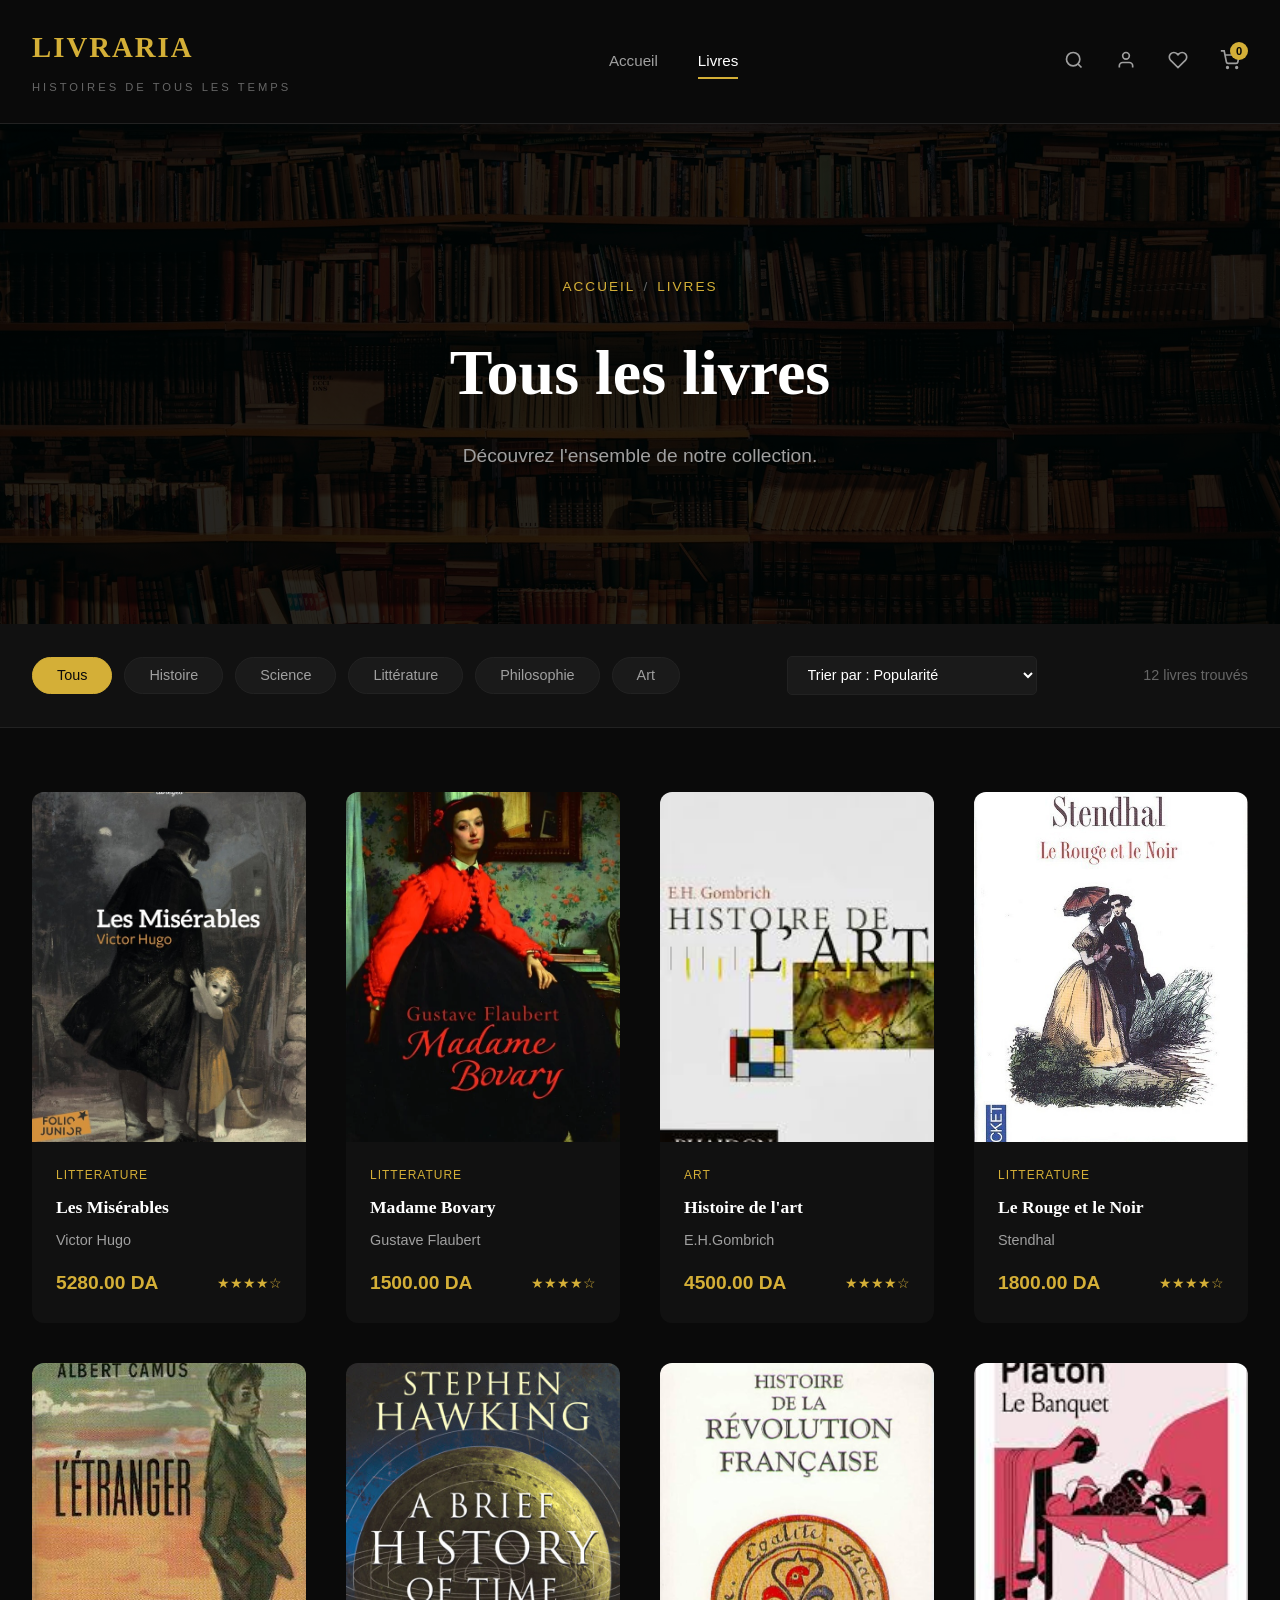
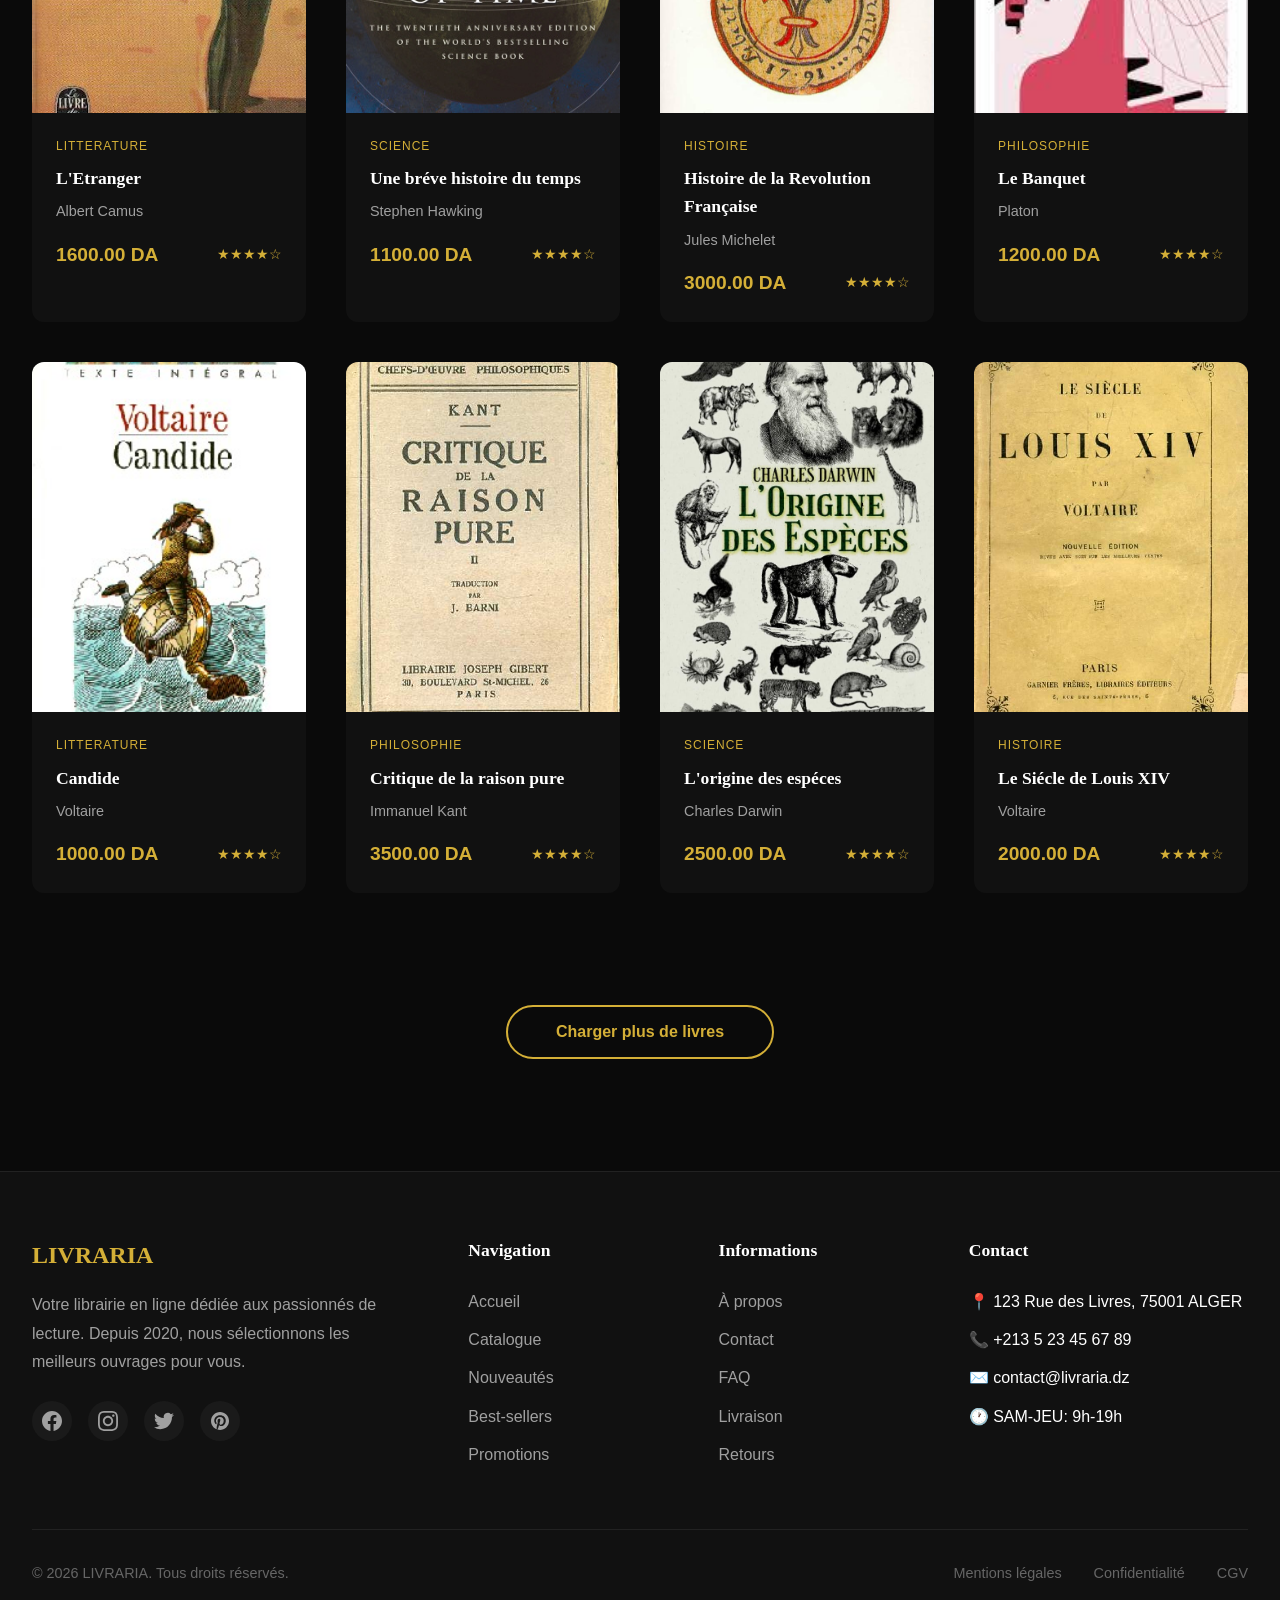
<file: content/livres.html>
<!DOCTYPE html>
<html lang="fr">
<head>
    <meta charset="UTF-8">
    <meta name="viewport" content="width=device-width, initial-scale=1.0">
    <title>LIVRARIA - Histoires de tous les temps</title>
    <link rel="stylesheet" href="../style/livre1.css">
    
</head>
<body>
    <!-- Header -->
    <header class="header">
        <div class="header-container">
            <div class="logo">
                <h1>LIVRARIA</h1>
                <span class="tagline">HISTOIRES DE TOUS LES TEMPS</span>
            </div>
            <nav class="nav">
                <a href="../index.html" class="nav-link">Accueil</a>
                <a href="../content/livres.html" class="nav-link active">Livres</a>
            </nav>
            <div class="header-actions">
                <button class="icon-btn" aria-label="Rechercher">
                    <svg width="20" height="20" viewBox="0 0 24 24" fill="none" stroke="currentColor" stroke-width="2">
                        <circle cx="11" cy="11" r="8"></circle>
                        <path d="m21 21-4.35-4.35"></path>
                    </svg>
                </button>
                <button class="icon-btn" aria-label="Compte">
                    <svg width="20" height="20" viewBox="0 0 24 24" fill="none" stroke="currentColor" stroke-width="2">
                        <path d="M20 21v-2a4 4 0 0 0-4-4H8a4 4 0 0 0-4 4v2"></path>
                        <circle cx="12" cy="7" r="4"></circle>
                    </svg>
                </button>
                <button class="icon-btn" aria-label="Favoris">
                    <svg width="20" height="20" viewBox="0 0 24 24" fill="none" stroke="currentColor" stroke-width="2">
                        <path d="M20.84 4.61a5.5 5.5 0 0 0-7.78 0L12 5.67l-1.06-1.06a5.5 5.5 0 0 0-7.78 7.78l1.06 1.06L12 21.23l7.78-7.78 1.06-1.06a5.5 5.5 0 0 0 0-7.78z"></path>
                    </svg>
                </button>
                <button class="icon-btn cart-btn" aria-label="Panier">
                    <svg width="20" height="20" viewBox="0 0 24 24" fill="none" stroke="currentColor" stroke-width="2">
                        <circle cx="9" cy="21" r="1"></circle>
                        <circle cx="20" cy="21" r="1"></circle>
                        <path d="M1 1h4l2.68 13.39a2 2 0 0 0 2 1.61h9.72a2 2 0 0 0 2-1.61L23 6H6"></path>
                        
                    </svg>
                    <span class="cart-count">0</span>
                </button>
            </div>
        </div>
    </header>

    <!-- Hero Section -->
    <section class="hero">
        <div class="hero-overlay"></div>
        <div class="hero-content">
            <div class="breadcrumb">
                <a href="../index.html">ACCUEIL</a>
                <span>/</span>
                <a href="#">LIVRES</a>
            </div>
            <h1 class="hero-title">Tous les livres</h1>
            <p class="hero-subtitle">Découvrez l'ensemble de notre collection.</p>
        </div>
    </section>

    <!-- Filters Section -->
    <section class="filters-section">
        <div class="filters-container">
            <div class="filters">
                <button class="filter-btn active" data-category="all">Tous</button>
                <button class="filter-btn" data-category="histoire">Histoire</button>
                <button class="filter-btn" data-category="science">Science</button>
                <button class="filter-btn" data-category="litterature">Littérature</button>
                <button class="filter-btn" data-category="philosophie">Philosophie</button>
                <button class="filter-btn" data-category="art">Art</button>
            </div>
            <div class="sort-wrapper">
                <select class="sort-select" id="sortSelect">
                    <option value="popularite">Trier par : Popularité</option>
                    <option value="prix-croissant">Prix croissant</option>
                    <option value="prix-decroissant">Prix décroissant</option>
                    <option value="titre">Titre A-Z</option>
                    <option value="date">Plus récents</option>
                </select>
            </div>
            <div class="results-count">
                <span id="resultsCount">24 livres trouvés</span>
            </div>
        </div>
    </section>

    <!-- LISTE DES LIVRES-->
    <section class="books-section" id="livres">
        <div class="books-container">
            <div class="books-grid" id="booksGrid">
                <!-- livres inserés en JavaScript -->
            </div>
        </div>
    </section>

    <!-- CHARGER PLUS DE LIVRES -->
    <div class="load-more">
        <button class="load-more-btn">Charger plus de livres</button>
    </div>

    <!-- Footer -->
    <footer class="footer">
        <div class="footer-container">
            <div class="footer-grid">
                <div class="footer-col">
                    <h3>LIVRARIA</h3>
                    <p>Votre librairie en ligne dédiée aux passionnés de lecture.
                        Depuis 2020, nous sélectionnons les meilleurs ouvrages pour vous.</p>
                    <div class="social-links">
                        <a href="#" aria-label="Facebook">
                            <svg width="20" height="20" viewBox="0 0 24 24" fill="currentColor">
                                <path d="M24 12.073c0-6.627-5.373-12-12-12s-12 5.373-12 12c0 5.99 4.388 10.954 10.125 11.854v-8.385H7.078v-3.47h3.047V9.43c0-3.007 1.792-4.669 4.533-4.669 1.312 0 2.686.235 2.686.235v2.953H15.83c-1.491 0-1.956.925-1.956 1.874v2.25h3.328l-.532 3.47h-2.796v8.385C19.612 23.027 24 18.062 24 12.073z"/>
                            </svg>
                        </a>
                        <a href="#" aria-label="Instagram">
                            <svg width="20" height="20" viewBox="0 0 24 24" fill="currentColor">
                                <path d="M12 2.163c3.204 0 3.584.012 4.85.07 3.252.148 4.771 1.691 4.919 4.919.058 1.265.069 1.645.069 4.849 0 3.205-.012 3.584-.069 4.849-.149 3.225-1.664 4.771-4.919 4.919-1.266.058-1.644.07-4.85.07-3.204 0-3.584-.012-4.849-.07-3.26-.149-4.771-1.699-4.919-4.92-.058-1.265-.07-1.644-.07-4.849 0-3.204.013-3.583.07-4.849.149-3.227 1.664-4.771 4.919-4.919 1.266-.057 1.645-.069 4.849-.069zm0-2.163c-3.259 0-3.667.014-4.947.072-4.358.2-6.78 2.618-6.98 6.98-.059 1.281-.073 1.689-.073 4.948 0 3.259.014 3.668.072 4.948.2 4.358 2.618 6.78 6.98 6.98 1.281.058 1.689.072 4.948.072 3.259 0 3.668-.014 4.948-.072 4.354-.2 6.782-2.618 6.979-6.98.059-1.28.073-1.689.073-4.948 0-3.259-.014-3.667-.072-4.947-.196-4.354-2.617-6.78-6.979-6.98-1.281-.059-1.69-.073-4.949-.073zm0 5.838c-3.403 0-6.162 2.759-6.162 6.162s2.759 6.163 6.162 6.163 6.162-2.759 6.162-6.163c0-3.403-2.759-6.162-6.162-6.162zm0 10.162c-2.209 0-4-1.79-4-4 0-2.209 1.791-4 4-4s4 1.791 4 4c0 2.21-1.791 4-4 4zm6.406-11.845c-.796 0-1.441.645-1.441 1.44s.645 1.44 1.441 1.44c.795 0 1.439-.645 1.439-1.44s-.644-1.44-1.439-1.44z"/>
                            </svg>
                        </a>
                        <a href="#" aria-label="Twitter">
                            <svg width="20" height="20" viewBox="0 0 24 24" fill="currentColor">
                                <path d="M23.953 4.57a10 10 0 01-2.825.775 4.958 4.958 0 002.163-2.723c-.951.555-2.005.959-3.127 1.184a4.92 4.92 0 00-8.384 4.482C7.69 8.095 4.067 6.13 1.64 3.162a4.822 4.822 0 00-.666 2.475c0 1.71.87 3.213 2.188 4.096a4.904 4.904 0 01-2.228-.616v.06a4.923 4.923 0 003.946 4.827 4.996 4.996 0 01-2.212.085 4.936 4.936 0 004.604 3.417 9.867 9.867 0 01-6.102 2.105c-.39 0-.779-.023-1.17-.067a13.995 13.995 0 007.557 2.209c9.053 0 13.998-7.496 13.998-13.985 0-.21 0-.42-.015-.63A9.935 9.935 0 0024 4.59z"/>
                            </svg>
                        </a>
                        <a href="#" aria-label="Pinterest" class="social-link">
                            <svg width="18" height="18" viewBox="0 0 24 24" fill="currentColor">
                                <path d="M12.017 0C5.396 0 .029 5.367.029 11.987c0 5.079 3.158 9.417 7.618 11.162-.105-.949-.199-2.403.041-3.439.219-.937 1.406-5.957 1.406-5.957s-.359-.72-.359-1.781c0-1.668.967-2.914 2.171-2.914 1.023 0 1.518.769 1.518 1.69 0 1.029-.655 2.568-.994 3.995-.283 1.194.599 2.169 1.777 2.169 2.133 0 3.772-2.249 3.772-5.495 0-2.873-2.064-4.882-5.012-4.882-3.414 0-5.418 2.561-5.418 5.207 0 1.031.397 2.138.893 2.738a.36.36 0 01.083.345l-.333 1.36c-.053.22-.174.267-.402.161-1.499-.698-2.436-2.889-2.436-4.649 0-3.785 2.75-7.262 7.929-7.262 4.163 0 7.398 2.967 7.398 6.931 0 4.136-2.607 7.464-6.227 7.464-1.216 0-2.359-.631-2.75-1.378l-.748 2.853c-.271 1.043-1.002 2.35-1.492 3.146C9.57 23.812 10.763 24 12.017 24c6.624 0 11.99-5.367 11.99-11.988C24.007 5.367 18.641 0 12.017 0z"/>
                            </svg>
                        </a>
                    </div>
                </div>
                <div class="footer-col">
                    <h4>Navigation</h4>
                    <ul>
                        <li><a href="../index.html">Accueil</a></li>
                        <li><a href="#">Catalogue</a></li>
                        <li><a href="#">Nouveautés</a></li>
                        <li><a href="#">Best-sellers</a></li>
                        <li><a href="#">Promotions</a></li>
                    </ul>
                </div>
                <div class="footer-col">
                    <h4>Informations</h4>
                    <ul>
                        <li><a href="#">À propos</a></li>
                        <li><a href="#">Contact</a></li>
                        <li><a href="#">FAQ</a></li>
                        <li><a href="#">Livraison</a></li>
                        <li><a href="#">Retours</a></li>
                    </ul>
                </div>
                <div class="footer-col">
                    <h4>Contact</h4>
                    <ul class="contact-info">
                        <li>📍 123 Rue des Livres, 75001 ALGER</li>
                        <li>📞 +213 5 23 45 67 89</li>
                        <li>✉️ contact@livraria.dz</li>
                        <li>🕐 SAM-JEU: 9h-19h</li>
                    </ul>
                </div>
            </div>
            <div class="footer-bottom">
                <p>&copy; 2026 LIVRARIA. Tous droits réservés.</p>
                <div class="footer-links">
                    <a href="#">Mentions légales</a>
                    <a href="#">Confidentialité</a>
                    <a href="#">CGV</a>
                </div>
            </div>
        </div>
    </footer>

    <!-- Cart Modal -->
    <div class="modal-overlay" id="cartModal">
        <div class="modal">
            <div class="modal-header">
                <h2>Votre Panier</h2>
                <button class="modal-close" id="closeCart">&times;</button>
            </div>
            <div class="modal-body" id="cartItems">
                <!-- Cart items injected here -->
            </div>
            <div class="modal-footer">
                <div class="cart-total">
                    <span>Total:</span>
                    <span id="cartTotal">0,00 DA</span>
                </div>
               
            </div>
        </div>
    </div>

    <script src="../javascript/livres.js"></script>
</body>
</html>
</file>
<file: style/style.css>
/* ============================================
   VARIABLES & RESET
   ============================================ */
:root {
    --bg-dark: #0d0d0d;
    --bg-darker: #080808;
    --bg-card: #141414;
    --bg-card-hover: #1a1a1a;
    --bg-input: #1a1a1a;
    --text-primary: #f5f0e8;
    --text-secondary: #a09880;
    --text-muted: #5a5245;
    --gold: #d4a853;
    --gold-light: #e8c47a;
    --gold-dark: #b8923f;
    --gold-glow: rgba(212, 168, 83, 0.15);
    --gold-glow-strong: rgba(212, 168, 83, 0.3);
    --border: #2a2520;
    --border-light: #3a3530;
    --red: #c0392b;
    --green: #27ae60;
    --shadow-sm: 0 2px 8px rgba(0, 0, 0, 0.3);
    --shadow-md: 0 4px 20px rgba(0, 0, 0, 0.4);
    --shadow-lg: 0 8px 40px rgba(0, 0, 0, 0.5);
    --shadow-gold: 0 4px 20px rgba(212, 168, 83, 0.2);
    --font-heading: 'Playfair Display', Georgia, serif;
    --font-body: 'Inter', -apple-system, sans-serif;
    --font-script: 'Cormorant Garamond', Georgia, serif;
    --transition: 0.35s cubic-bezier(0.4, 0, 0.2, 1);
    --transition-fast: 0.2s ease;
    --container: 1400px;
}

*, *::before, *::after { margin: 0; padding: 0; box-sizing: border-box; }
html { scroll-behavior: smooth; scrollbar-width: thin; scrollbar-color: var(--gold-dark) var(--bg-darker); }
::-webkit-scrollbar { width: 8px; }
::-webkit-scrollbar-track { background: var(--bg-darker); }
::-webkit-scrollbar-thumb { background: var(--gold-dark); border-radius: 4px; }

body {
    font-family: var(--font-body);
    background-color: var(--bg-dark);
    color: var(--text-primary);
    line-height: 1.7;
    overflow-x: hidden;
    -webkit-font-smoothing: antialiased;
}

a { text-decoration: none;
     color: inherit; 
     transition: var(--transition-fast); 
}
button { cursor: pointer; 
    border: none; 
    background: none; 
    font-family: inherit; 
}
img { max-width: 100%; 
    display: block; 
}
.container { max-width: var(--container);
     margin: 0 auto; 
     padding: 0 2rem;
     }

/* ============================================
   HEADER
   ============================================ */
.header {
    position: fixed;
     top: 0; 
     left: 0; 
     right: 0; 
     z-index: 1000;
    background: rgba(8, 8, 8, 0.85);
    backdrop-filter: blur(20px); 
    -webkit-backdrop-filter: blur(20px);
    border-bottom: 1px solid rgba(212, 168, 83, 0.1);
    transition: var(--transition);
}
.header.scrolled { background: rgba(8, 8, 8, 0.95); 
    border-bottom-color: rgba(212, 168, 83, 0.2); 
}
.header-container {
    max-width: var(--container); 
    margin: 0 auto;
     padding: 0 2rem;
    display: flex;
     align-items: center; 
     justify-content: space-between; 
     height: 75px;
}
.logo h1 { font-family: var(--font-heading); 
    font-size: 1.6rem; 
    color: var(--gold); 
    letter-spacing: 3px; 
    font-weight: 700; 
    line-height: 1; 
}
.logo .tagline { font-size: 0.65rem; 
    color: var(--text-muted); 
    letter-spacing: 2px; 
    text-transform: uppercase;
     font-weight: 400; 
    }
.nav { display: flex; 
    gap: 2.5rem;
     align-items: center; 
    }
.nav-link { font-size: 0.95rem;
     color: var(--text-secondary); 
     font-weight: 500; 
     position: relative; 
     padding: 0.5rem 0; 
     letter-spacing: 0.5px; 
    }
.nav-link::after { 
    content: ''; 
    position: absolute; 
    bottom: 0; 
    left: 0;
    width: 0;
    height: 2px;
    background: var(--gold);
    transition: width 0.3s ease;
 }
.nav-link:hover, .nav-link.active { 
    color: var(--gold); }
.nav-link:hover::after, .nav-link.active::after { width: 100%; }
.header-icons { display: flex;
     align-items: center; 
     gap: 0.5rem;
     }
.icon-btn {
    width: 42px; 
    height: 42px;
    display: flex; 
    align-items: center; 
    justify-content: center;
    color: var(--text-secondary); 
    border-radius: 50%; 
    transition: var(--transition-fast); 
    position: relative;
}
.icon-btn:hover { color: var(--gold); 
    background: var(--gold-glow); 
}
.cart-btn { 
    position: relative; 
}
.cart-badge {
    position: absolute; 
    top: 2px; 
    right: 2px; 
    background: var(--gold); 
    color: var(--bg-dark);
    font-size: 0.6rem; 
    font-weight: 700; 
    width: 18px; 
    height: 18px; 
    border-radius: 50%;
    display: flex; 
    align-items: center; 
    justify-content: center; 
    line-height: 1;
}
.header-buttons { display: flex; 
    gap: 15px; 
    align-items: center; 
}
.btn-connexion { padding: 10px 25px; 
    border:2px solid #d4a843;
    border-radius: 25px; 
    color:#d4a843;
    text-decoration: none;
    font-weight:bold; 
    letter-spacing: 0.5px; 
    transition: all 0.3s ease; 
}
.btn-connexion { padding: 10px 25px; 
    border:2px solid #d4a843;
    border-radius: 25px; 
    color:#d4a843;
    text-decoration: none;
    font-weight:bold; 

    transition: all 0.3s ease; 
}
.btn-inscription{padding: 10px 25px; 
    border:2px solid #d4a843;
    border-radius: 25px; 
    color:#d4a843;
    text-decoration: none;
    font-weight:bold; 
    transition: all 0.3s ease; 

}

.btn-connexion:hover{ color:#1a1a1a;
    background-color: #d4a843;
}


.btn-inscription:hover { background-color: #b8922e;}

/* ============================================
   HERO SECTION
   ============================================ */
.hero { position: relative; 
    min-height: 100vh; 
    display: flex; 
    align-items: center; 
    justify-content: center; 
    overflow: hidden; }
.hero-bg { position: absolute; 
    inset: 0; 
    z-index: 0; }
.hero-bg-img { width: 100%; 
    height: 100%; 
    object-fit: cover; 
    filter: brightness(0.4) saturate(0.8); 
    transform: scale(1.05); 
    animation: heroZoom 20s ease-in-out infinite alternate; }
@keyframes heroZoom { from { transform: scale(1.05); } to { transform: scale(1.12); } }
.hero-overlay {
    position: absolute; inset: 0;
    background: radial-gradient(ellipse at 20% 50%, rgba(13, 13, 13, 0.6) 0%, transparent 60%),
                radial-gradient(ellipse at 80% 50%, rgba(13, 13, 13, 0.8) 0%, transparent 50%),
                linear-gradient(180deg, rgba(8, 8, 8, 0.3) 0%, rgba(8, 8, 8, 0.1) 40%, rgba(8, 8, 8, 0.7) 100%);
}
.hero-vignette-top { position: absolute; 
    top: 0; 
    left: 0; 
    right: 0; 
    height: 150px; 
    background: linear-gradient(180deg, var(--bg-darker) 0%, transparent 100%); 
    z-index: 1; }
.hero-vignette-bottom { position: absolute; 
    bottom: 0; 
    left: 0; 
    right: 0; 
    height: 200px; 
    background: linear-gradient(0deg, var(--bg-dark) 0%, transparent 100%); 
    z-index: 1; }
.hero-content { position: relative; 
    z-index: 2; 
    text-align: center; 
    max-width: 750px; 
    padding: 0 2rem; 
    animation: heroFadeIn 1.5s ease-out; }
@keyframes heroFadeIn { from { opacity: 0; transform: translateY(30px); } to { opacity: 1; transform: translateY(0); } }
.hero-tagline { font-size: 0.75rem; 
    color: var(--gold); 
    letter-spacing: 4px; 
    text-transform: uppercase;
     margin-bottom: 2rem; 
     font-weight: 500; 
     animation: heroFadeIn 1.5s ease-out 0.3s both; }
.hero-title { font-family: var(--font-heading); 
    font-size: clamp(2.8rem, 6vw, 4.5rem); 
    font-weight: 700; 
    line-height: 1.15; 
    margin-bottom: 2rem; 
    animation: heroFadeIn 1.5s ease-out 0.5s both; }
.hero-title-line { display: block; }
.hero-title .script { font-family: var(--font-script); 
    font-style: italic; 
    color: var(--gold); 
    font-weight: 600; 
    font-size: 1.1em; }
.hero-description { font-family: var(--font-script); 
    font-size: 1.3rem; 
    color: var(--text-secondary); 
    font-style: italic; 
    margin-bottom: 0.75rem; 
    animation: heroFadeIn 1.5s ease-out 0.7s both; }
.hero-subdescription { font-family: var(--font-script); 
    font-size: 1.1rem; 
    color: var(--text-muted); 
    font-style: italic; 
    margin-bottom: 2.5rem; 
    animation: heroFadeIn 1.5s ease-out 0.9s both; }
.hero-cta {
    display: inline-flex; 
    align-items: center; 
    gap: 0.75rem; 
    padding: 1rem 2.5rem; 
    background: var(--gold);
    color: var(--bg-dark); 
    font-weight: 600; 
    font-size: 0.95rem; 
    border-radius: 30px; 
    letter-spacing: 0.5px;
    transition: var(--transition); 
    animation: heroFadeIn 1.5s ease-out 1.1s both;
}
.hero-cta:hover { background: var(--gold-light); transform: translateY(-2px); box-shadow: var(--shadow-gold); }
.hero-cta svg { transition: transform 0.3s ease; }
.hero-cta:hover svg { transform: translateX(4px); }
.hero-scroll-indicator { position: absolute; bottom: 40px; left: 50%; transform: translateX(-50%); z-index: 2; display: flex; flex-direction: column; align-items: center; gap: 8px; animation: heroFadeIn 1.5s ease-out 1.5s both; }
.scroll-line { width: 1px; height: 40px; background: linear-gradient(180deg, var(--gold), transparent); animation: scrollPulse 2s ease-in-out infinite; }
@keyframes scrollPulse { 0%, 100% { opacity: 0.3; transform: scaleY(0.5); } 50% { opacity: 1; transform: scaleY(1); } }
.hero-scroll-indicator span { font-size: 0.65rem; color: var(--text-muted); letter-spacing: 2px; text-transform: uppercase; }
.candle { position: absolute; z-index: 1; }
.candle-body { width: 4px; height: 20px; background: linear-gradient(180deg, #f5e6c8, #d4a853); border-radius: 2px; }
.candle-flame {
    width: 12px; height: 20px; background: radial-gradient(ellipse at center, #fff 0%, #ffd700 30%, #ff8c00 60%, transparent 100%);
    border-radius: 50% 50% 50% 50% / 60% 60% 40% 40%; animation: flicker 1.5s ease-in-out infinite alternate;
    margin-bottom: -2px; margin-left: -4px;
}
@keyframes flicker { 0% { transform: scale(1) rotate(-2deg); opacity: 0.8; } 50% { transform: scale(1.1) rotate(1deg); opacity: 1; } 100% { transform: scale(0.95) rotate(-1deg); opacity: 0.9; } }
.candle-1 { top: 30%; left: 8%; animation: float 6s ease-in-out infinite; }
.candle-2 { top: 45%; right: 12%; animation: float 8s ease-in-out infinite 2s; }
@keyframes float { 0%, 100% { transform: translateY(0); } 50% { transform: translateY(-15px); } }

/* ============================================
   SECTION COMMON
   ============================================ */
.section-header { text-align: center; margin-bottom: 3.5rem; }
.section-label { display: block; font-size: 0.75rem; color: var(--gold); letter-spacing: 4px; text-transform: uppercase; margin-bottom: 1rem; font-weight: 500; }
.section-title { font-family: var(--font-heading); font-size: clamp(2rem, 4vw, 3rem); font-weight: 700; color: var(--text-primary); margin-bottom: 0.75rem; }
.section-subtitle { font-family: var(--font-script); font-size: 1.1rem; color: var(--text-secondary); font-style: italic; }
.section-divider { width: 60px; height: 2px; background: linear-gradient(90deg, transparent, var(--gold), transparent); margin: 1.5rem auto 0; }

/* ============================================
   SECTION: LES PLUS AIMÉS
   ============================================ */
.section-favorites { padding: 6rem 0; background: var(--bg-dark); }
.books-showcase { display: grid; grid-template-columns: repeat(4, 1fr); gap: 2rem; margin-bottom: 3rem; }
.book-card-featured {
    background: var(--bg-card); border-radius: 12px; overflow: hidden; border: 1px solid var(--border);
    transition: var(--transition); position: relative;
}
.book-card-featured:hover { transform: translateY(-8px); border-color: var(--gold-dark); box-shadow: var(--shadow-lg); }
.book-card-image { position: relative; height: 320px; overflow: hidden; }
.book-card-image img { width: 100%; height: 100%; object-fit: cover; transition: transform 0.6s ease; }
.book-card-featured:hover .book-card-image img { transform: scale(1.08); }
.book-card-overlay {
    position: absolute; inset: 0; background: rgba(0, 0, 0, 0.5); display: flex; align-items: center;
    justify-content: center; opacity: 0; transition: var(--transition);
}
.book-card-featured:hover .book-card-overlay { opacity: 1; }
.book-quick-actions { display: flex; gap: 0.75rem; }
.quick-btn {
    width: 48px; height: 48px; border-radius: 50%; background: var(--bg-dark); color: var(--text-primary);
    font-size: 1.1rem; display: flex; align-items: center; justify-content: center; transition: var(--transition);
    border: 1px solid var(--border-light); transform: translateY(15px); opacity: 0;
}
.book-card-featured:hover .quick-btn { transform: translateY(0); opacity: 1; }
.book-card-featured:hover .quick-btn:nth-child(2) { transition-delay: 0.1s; }
.quick-btn:hover { background: var(--gold); color: var(--bg-dark); border-color: var(--gold); }
.book-badge-best, .book-badge-new, .book-badge-promo {
    position: absolute; top: 12px; left: 12px; padding: 4px 12px; font-size: 0.7rem; font-weight: 700;
    letter-spacing: 0.5px; border-radius: 20px; z-index: 2;
}
.book-badge-best { background: var(--gold); color: var(--bg-dark); }
.book-badge-new { background: var(--green); color: white; }
.book-badge-promo { background: var(--red); color: white; }
.book-card-content { padding: 1.5rem; }
.book-genre { font-size: 0.7rem; color: var(--gold); text-transform: uppercase; letter-spacing: 2px; font-weight: 600; }
.book-card-title { font-family: var(--font-heading); font-size: 1.1rem; font-weight: 600; color: var(--text-primary); margin: 0.5rem 0 0.25rem; line-height: 1.3; }
.book-card-author { font-size: 0.85rem; color: var(--text-secondary); margin-bottom: 0.75rem; font-style: italic; }
.book-card-rating { display: flex; align-items: center; gap: 0.5rem; margin-bottom: 1rem; }
.stars { color: var(--gold); font-size: 0.8rem; letter-spacing: 2px; }
.rating-text { font-size: 0.75rem; color: var(--text-muted); }
.book-card-price { display: flex; align-items: center; gap: 0.75rem; margin-bottom: 1rem; }
.price-current { font-family: var(--font-heading); font-size: 1.3rem; font-weight: 700; color: var(--gold); }
.price-old { font-size: 0.9rem; color: var(--text-muted); text-decoration: line-through; }

.section-cta { text-align: center; }
.btn-view-all {
    display: inline-flex; align-items: center; gap: 0.5rem; padding: 1rem 2.5rem; border: 2px solid var(--gold);
    color: var(--gold); border-radius: 30px; font-weight: 600; font-size: 0.95rem; letter-spacing: 0.5px; transition: var(--transition);
}
.btn-view-all:hover { background: var(--gold); color: var(--bg-dark); transform: translateY(-2px); box-shadow: var(--shadow-gold); }
.btn-view-all svg { transition: transform 0.3s ease; }
.btn-view-all:hover svg { transform: translateX(4px); }

/* ============================================
   SECTION: CITATION
   ============================================ */
.section-quote {
    position: relative; padding: 5rem 0;
    background: linear-gradient(135deg, rgba(13, 13, 13, 0.95), rgba(20, 20, 16, 0.95)), url('https://images.unsplash.com/photo-1481627834876-b7833e8f5570?w=1920') center/cover;
    text-align: center; overflow: hidden;
}
.quote-content { max-width: 700px; margin: 0 auto; }
.quote-mark { color: var(--gold); margin-bottom: 1rem; }
.quote-text { font-family: var(--font-heading); font-size: clamp(1.5rem, 3vw, 2.2rem); font-style: italic; color: var(--text-primary); line-height: 1.5; margin-bottom: 1.5rem; }
.quote-author { font-family: var(--font-script); font-size: 1.1rem; color: var(--gold); font-style: italic; }

/* ============================================
   SECTION: NOUVEAUTÉS
   ============================================ */
.section-new { padding: 6rem 0; background: var(--bg-dark); }
.new-books-scroll { position: relative; display: flex; align-items: center; gap: 1rem; }
.new-books-track {
    display: flex; gap: 1.5rem; overflow-x: auto; scroll-behavior: smooth; padding: 1rem 0;
    scrollbar-width: none; -ms-overflow-style: none; flex: 1;
}
.new-books-track::-webkit-scrollbar { display: none; }
.new-book-card {
    flex: 0 0 200px; background: var(--bg-card); border-radius: 10px; overflow: hidden;
    border: 1px solid var(--border); transition: var(--transition);
}
.new-book-card:hover { transform: translateY(-5px); border-color: var(--gold-dark); box-shadow: var(--shadow-md); }
.new-book-card img { width: 100%; height: 280px; object-fit: cover; }
.new-book-card .book-card-content { padding: 1rem; }
.new-book-card .book-card-title { font-size: 0.95rem; }
.scroll-btn {
    width: 44px; height: 44px; border-radius: 50%; background: var(--bg-card); border: 1px solid var(--border-light);
    color: var(--text-primary); font-size: 1.5rem; display: flex; align-items: center; justify-content: center;
    transition: var(--transition); flex-shrink: 0;
}
.scroll-btn:hover { background: var(--gold); color: var(--bg-dark); border-color: var(--gold); }

/* ============================================
   FOOTER
   ============================================ */
.footer { background: var(--bg-darker); border-top: 1px solid var(--border); padding: 4rem 0 0; }
.footer-grid { display: grid; grid-template-columns: 1.5fr 1fr 1fr 1.2fr; gap: 3rem; padding-bottom: 3rem; }
.footer-logo h2 { font-family: var(--font-heading); font-size: 1.4rem; color: var(--gold); letter-spacing: 2px; margin-bottom: 0.25rem; }
.footer-logo span { font-size: 0.7rem; color: var(--text-muted); letter-spacing: 1px; }
.footer-desc { color: var(--text-secondary); font-size: 0.9rem; line-height: 1.8; margin: 1.5rem 0; }
.footer-socials { display: flex; gap: 0.75rem; }
.social-link {
    width: 40px; height: 40px; border-radius: 50%; background: var(--bg-card); border: 1px solid var(--border);
    display: flex; align-items: center; justify-content: center; color: var(--text-secondary); transition: var(--transition);
}
.social-link:hover { background: var(--gold); color: var(--bg-dark); border-color: var(--gold); transform: translateY(-3px); }
.footer-nav h4, .footer-contact h4 { font-family: var(--font-heading); font-size: 1.1rem; color: var(--text-primary); margin-bottom: 1.5rem; position: relative; padding-bottom: 0.75rem; }
.footer-nav h4::after, .footer-contact h4::after { content: ''; position: absolute; bottom: 0; left: 0; width: 30px; height: 2px; background: var(--gold); }
.footer-nav ul li, .footer-contact ul li { margin-bottom: 0.75rem; }
.footer-nav ul li a { color: var(--text-secondary); font-size: 0.9rem; transition: var(--transition-fast); }
.footer-nav ul li a:hover { color: var(--gold); padding-left: 5px; }
.contact-list li { display: flex; align-items: flex-start; gap: 0.75rem; color: var(--text-secondary); font-size: 0.9rem; line-height: 1.6; }
.contact-list svg { color: var(--gold); flex-shrink: 0; margin-top: 3px; }
.footer-bottom { border-top: 1px solid var(--border); padding: 1.5rem 0; display: flex; justify-content: space-between; align-items: center; flex-wrap: wrap; gap: 1rem; }
.footer-bottom p { font-size: 0.8rem; color: var(--text-muted); }
.footer-legal { display: flex; gap: 1.5rem; }
.footer-legal a { font-size: 0.8rem; color: var(--text-muted); transition: var(--transition-fast); }
.footer-legal a:hover { color: var(--gold); }


/* ============================================
   BACK TO TOP
   ============================================ */
.back-to-top {
    position: fixed; bottom: 2rem; right: 2rem; width: 48px; height: 48px; border-radius: 50%;
    background: var(--gold); color: var(--bg-dark); display: flex; align-items: center; justify-content: center;
    box-shadow: var(--shadow-md); opacity: 0; visibility: hidden; transition: var(--transition); z-index: 999; border: none;
}
.back-to-top.visible { opacity: 1; visibility: visible; }
.back-to-top:hover { background: var(--gold-light); transform: translateY(-4px); box-shadow: var(--shadow-gold); }

/* ============================================
   ANIMATIONS ON SCROLL
   ============================================ */
.fade-in { opacity: 0; transform: translateY(30px); transition: opacity 0.8s ease, transform 0.8s ease; }
.fade-in.visible { opacity: 1; transform: translateY(0); }

/* ============================================
   RESPONSIVE
   ============================================ */
@media (max-width: 1200px) { .books-showcase { grid-template-columns: repeat(2, 1fr); } }
@media (max-width: 1024px) { .header-buttons { gap: 10px; } .btn-connexion,.btn-inscription{padding:8px 18px; font-size: 14px;} .footer-grid { grid-template-columns: 1fr 1fr; } }
@media (max-width: 768px) {
    .header-container { padding: 0.5rem 1rem;
    height: auto; min-height: 60px; flex-wrap: wrap; justify-content: space-between;align-items: center;} .logo{flex: 1; min-width: 150px;} .logo h1{font-size: 1.2rem;} .logo .tagline{font-size: 0.55rem;}.nav { display: none; } .hero-title { font-size: 2.2rem; }
    .books-showcase { grid-template-columns: 1fr; max-width: 350px; margin-left: auto; margin-right: auto; }
    .footer-grid { grid-template-columns: 1fr; gap: 2rem; }
    .footer-bottom { flex-direction: column; text-align: center; }
    .header-buttons{display: flex; gap: 8px; flex-wrap: nowrap; order: 3;width:100%; justify-content:center; margin-top:8px; padding-bottom:8px;}
    .btn-connexion,.btn-inscription{padding:8px 16px; font-size: 13px; border-radius: 20px; white-space: nowrap; flex: 1; max-width: 140px; text-align: center;}

}
@media (max-width: 480px) { .hero-content { padding: 0 1rem; } .container { padding: 0 1rem; } .header-buttons{width:100%; justify-content: center;margin-top: 10px;} 
.btn-connexion,.btn-inscription{padding:8px 16px; font-size: 13px; flex:1; text-align: center; max-width: 140px;}}
</file>
<file: style/commande.css>
:root {
    --bg-primary: #f5f0e8;
    --bg-secondary: #e8e0d5;
    --text-primary: #2c2420;
    --text-secondary: #6b5d52;
    --accent: #8b6f4e;
    --accent-hover: #6b5640;
    --border: #d4c9b8;
    --text-muted: #9a8f85;
    --success: #5a7f5a;
    --error: #b85c5c;
}

.container {
    max-width: 1200px;
    margin: 0 auto;
    padding: 0 1.5rem;
}

/* Header */
.site-header {
    background-color: #1a1a1a;
    border-bottom: 2px solid var(--accent);
    padding: 1.5rem 0;
    margin-bottom: 3rem;
}
.site-header .logo{
    color:#d4af37;
}
.header-content {
    display: flex;
    justify-content: space-between;
    align-items: center;
}
.logo {
    display: flex;
    flex-direction: column; 
    align-items: flex-start; 
    text-decoration: none;
    line-height: 1.2;
}
.logo h1 {
    font-size: 1.8rem;
    color: var(--accent);
    letter-spacing: 2px;
    margin-bottom: 0.2rem;
}

.tagline {
    font-size: 0.7rem; 
    color: #d4c9b8; 
    letter-spacing: 2px; 
    margin-top: 0.2rem; 
    font-weight: normal;
    text-transform: uppercase;
}
.main-nav {
    display: flex;
    gap: 2rem;
    align-items: center;
}

.main-nav a {
    color: #d4c9b8;
    text-decoration: none;
    transition: color 0.3s;
}

.main-nav a:hover {
    color: var(--accent);
}

.cart-btn {
    background-color: var(--accent);
    color: white;
    border: none;
    padding: 0.75rem 1.5rem;
    border-radius: 8px;
    cursor: pointer;
    font-size: 1rem;
    transition: background-color 0.3s;
}

.cart-btn:hover {
    background-color: var(--accent-hover);
}

.cart-count {
    background-color: white;
    color: var(--accent);
    padding: 0.2rem 0.6rem;
    border-radius: 50%;
    font-size: 0.875rem;
    margin-left: 0.5rem;
}

/* Page Header */
.page-header {
    text-align: center;
    margin-bottom: 3rem;
}

.page-header h1 {
    font-size: 2.5rem;
    color: #d4c9b8;
    margin-bottom: 0.5rem;
    font-family: 'Georgia', serif;
}

.page-header p {
    color: var(--text-secondary);
    font-size: 1.1rem;
}

/* Order Grid */
.order-grid {
    display: grid;
    grid-template-columns: 1.5fr 1fr;
    gap: 3rem;
    margin-bottom: 3rem;
}

/* Order Form Section */
.order-form-section {
    background-color: white;
    padding: 2rem;
    border-radius: 12px;
    border: 1px solid var(--border);
    box-shadow: 0 2px 8px rgba(0,0,0,0.05);
}

.order-form-section h2 {
    font-size: 1.5rem;
    color: var(--text-primary);
    margin-bottom: 2rem;
    padding-bottom: 1rem;
    border-bottom: 2px solid var(--border);
}

.order-form {
    display: flex;
    flex-direction: column;
    gap: 1.5rem;
}

.form-group {
    display: flex;
    flex-direction: column;
    gap: 0.5rem;
}

.form-group label {
    font-weight: 600;
    color: var(--text-primary);
    font-size: 0.95rem;
}

.form-group input,
.form-group textarea,
.form-group select {
    padding: 0.875rem;
    border: 1px solid var(--border);
    border-radius: 8px;
    font-size: 1rem;
    font-family: inherit;
    background-color: var(--bg-primary);
    transition: border-color 0.3s;
}

.form-group input:focus,
.form-group textarea:focus,
.form-group select:focus {
    outline: none;
    border-color: var(--accent);
}

.form-row {
    display: grid;
    grid-template-columns: repeat(3, 1fr);
    gap: 1rem;
}

.btn-submit {
    background-color: var(--accent);
    color: white;
    border: none;
    padding: 1.25rem;
    border-radius: 8px;
    font-size: 1.1rem;
    font-weight: 600;
    cursor: pointer;
    transition: background-color 0.3s;
    margin-top: 1rem;
}

.btn-submit:hover {
    background-color: var(--accent-hover);
}

/* Order Summary */
.order-summary {
    background-color: white;
    padding: 2rem;
    border-radius: 12px;
    border: 1px solid var(--border);
    box-shadow: 0 2px 8px rgba(0,0,0,0.05);
    height: fit-content;
    position: sticky;
    top: 2rem;
}

.order-summary h2 {
    font-size: 1.5rem;
    color: var(--text-primary);
    margin-bottom: 2rem;
    padding-bottom: 1rem;
    border-bottom: 2px solid var(--border);
}

.cart-items {
    margin-bottom: 2rem;
    max-height: 400px;
    overflow-y: auto;
}

.cart-item {
    display: flex;
    gap: 1rem;
    margin-bottom: 1.5rem;
    padding-bottom: 1.5rem;
    border-bottom: 1px solid var(--border);
}

.cart-item:last-child {
    border-bottom: none;
}

.cart-item img {
    width: 80px;
    height: 120px;
    object-fit: cover;
    border-radius: 8px;
}

.cart-item-info {
    flex: 1;
}

.cart-item-info h4 {
    font-size: 1rem;
    color: var(--text-primary);
    margin-bottom: 0.5rem;
}

.cart-item-info p {
    font-size: 0.9rem;
    color: var(--text-secondary);
    margin-bottom: 0.25rem;
}

.cart-item-info .price {
    color: var(--accent);
    font-weight: 600;
    font-size: 1rem;
}

.cart-item-info .quantity {
    color: var(--text-muted);
    font-size: 0.875rem;
}

.cart-total {
    border-top: 2px solid var(--border);
    padding-top: 1.5rem;
    margin-bottom: 1.5rem;
}

.total-line {
    display: flex;
    justify-content: space-between;
    margin-bottom: 1rem;
    color: var(--text-secondary);
}

.total-line.total {
    font-size: 1.25rem;
    font-weight: 700;
    color: var(--text-primary);
    border-top: 1px solid var(--border);
    padding-top: 1rem;
}

.cart-info {
    background-color: var(--bg-primary);
    padding: 1rem;
    border-radius: 8px;
    font-size: 0.9rem;
    color: var(--text-secondary);
}

.cart-info p {
    margin-bottom: 0.5rem;
}

.cart-info p:last-child {
    margin-bottom: 0;
}

/* Footer */
.site-footer {
    background-color: #1a1a1a;
    border-top: 2px solid var(--accent);
    padding: 2rem 0;
    text-align: center;
    color:#d4c9b8 ;
}

/* Responsive */
@media (max-width: 968px) {
    .order-grid {
        grid-template-columns: 1fr;
        gap: 2rem;
    }

    .order-summary {
        position: static;
    }
}

@media (max-width: 768px) {
    .header-content {
        flex-direction: column;
        gap: 1rem;
    }

    .main-nav {
        flex-direction: column;
        width: 100%;
    }

    .page-header h1 {
        font-size: 2rem;
    }

    .form-row {
        grid-template-columns: 1fr;
    }

    .order-form-section,
    .order-summary {
        padding: 1.5rem;
    }
    .tagline {
        font-size: 0.6rem; 
        letter-spacing: 1px;
    }
}

@media (max-width: 480px) {
    .container {
        padding: 0 1rem;
    }

    .logo {
        font-size: 1.5rem;
    }

    .page-header h1 {
        font-size: 1.75rem;
    }

    .cart-item {
        flex-direction: column;
    }

    .cart-item img {
        width: 100%;
        height: 200px;
    }
}
</file>
<file: style/connexion.css>
:root {
    --bg-dark: #0a0a0a;
    --bg-card: #111111;
    --bg-input: #1a1a1a;
    --gold: #c9a959;
    --gold-hover: #e0c075;
    --text-main: #e0e0e0;
    --text-muted: #888888;
    --border: #2a2a2a;
    --error: #ff4d4d;
    --success: #4caf50;
    --font-heading: 'Playfair Display', serif;
    --font-body: 'Lato', sans-serif;
    --transition: all 0.3s ease;
}

* { margin: 0; padding: 0; box-sizing: border-box; }
body {
    background-color: var(--bg-dark);
    color: var(--text-main);
    font-family: var(--font-body);
    line-height: 1.6;
    overflow-x: hidden;
}
.container { max-width: 1200px; margin: 0 auto; padding: 0 20px; }
a { text-decoration: none; color: inherit; transition: var(--transition); }
ul { list-style: none; }

/* Header */
.site-header {
    background: var(--bg-card);
    border-bottom: 1px solid var(--border);
    padding: 15px 0;
    position: sticky; top: 0; z-index: 100;
}
.header-content {
    display: flex; justify-content: space-between; align-items: center; flex-wrap: wrap; gap: 15px;
}
.logo h1 {
    font-family: var(--font-heading);
    font-size: 1.8rem; color: var(--gold); letter-spacing: 2px;
}
.logo span {
    font-size: 0.75rem; color: var(--text-muted); letter-spacing: 1px; text-transform: uppercase;
}
.main-nav a { margin: 0 15px; font-weight: 700; color: var(--text-main); position: relative; }
.main-nav a:hover, .main-nav a.active { color: var(--gold); }
.main-nav a::after {
    content: ''; position: absolute; bottom: -5px; left: 0; width: 0; height: 2px;
    background: var(--gold); transition: var(--transition);
}
.main-nav a:hover::after, .main-nav a.active::after { width: 100%; }
.header-actions { display: flex; align-items: center; gap: 20px; }
.icons i { font-size: 1.1rem; margin-left: 15px; cursor: pointer; color: var(--text-muted); transition: var(--transition); }
.icons i:hover { color: var(--gold); }
.btn { padding: 10px 20px; border-radius: 30px; font-weight: 700; cursor: pointer; border: none; transition: var(--transition); }
.btn-gold { background: var(--gold); color: #000; }
.btn-gold:hover { background: var(--gold-hover); transform: translateY(-2px); }
.btn-outline { background: transparent; border: 1px solid var(--gold); color: var(--gold); }
.btn-outline:hover { background: var(--gold); color: #000; }


/* Auth Section */
.auth-section { padding: 60px 0; min-height: calc(100vh - 200px); display: flex; align-items: center; }
.auth-card {
    background: var(--bg-card); border: 1px solid var(--border); border-radius: 12px;
    padding: 40px; max-width: 480px; margin: 0 auto; box-shadow: 0 10px 30px rgba(0,0,0,0.5);
}
.auth-card h2 {
    font-family: var(--font-heading); color: var(--gold); font-size: 2rem; text-align: center; margin-bottom: 5px;
}
.subtitle { text-align: center; color: var(--text-muted); margin-bottom: 30px; }
.form-group { margin-bottom: 20px; }
.form-group label { display: block; margin-bottom: 8px; color: var(--gold); font-size: 0.9rem; font-weight: 700; }
.input-wrapper { position: relative; }
.input-wrapper input {
    width: 100%; padding: 12px 40px 12px 15px; background: var(--bg-input); border: 1px solid var(--border);
    border-radius: 8px; color: var(--text-main); font-size: 1rem; transition: var(--transition);
}
.input-wrapper input:focus { outline: none; border-color: var(--gold); box-shadow: 0 0 0 3px rgba(201, 169, 89, 0.2); }
.input-icon { position: absolute; right: 15px; top: 50%; transform: translateY(-50%); color: var(--text-muted); }
.toggle-pass { cursor: pointer; transition: var(--transition); }
.toggle-pass:hover { color: var(--gold); }
.error-msg { color: var(--error); font-size: 0.8rem; margin-top: 5px; display: none; }
.form-options { display: flex; justify-content: space-between; align-items: center; margin-bottom: 25px; flex-wrap: wrap; gap: 10px; }
.checkbox-wrapper { display: flex; align-items: center; gap: 8px; cursor: pointer; color: var(--text-muted); font-size: 0.9rem; }
.checkbox-wrapper input { width: 16px; height: 16px; accent-color: var(--gold); cursor: pointer; }
.forgot-link { color: var(--gold); font-size: 0.9rem; }
.forgot-link:hover { text-decoration: underline; }
.btn-block { width: 100%; padding: 14px; font-size: 1rem; margin-bottom: 20px; }
.divider { text-align: center; margin: 20px 0; position: relative; }
.divider::before { content: ''; position: absolute; top: 50%; left: 0; right: 0; height: 1px; background: var(--border); }
.divider span { background: var(--bg-card); padding: 0 15px; color: var(--text-muted); font-size: 0.8rem; position: relative; }
.social-auth { display: grid; grid-template-columns: 1fr 1fr; gap: 15px; margin-bottom: 25px; }
.btn-social {
    background: var(--bg-input); border: 1px solid var(--border); color: var(--text-main);
    padding: 12px; border-radius: 8px; cursor: pointer; display: flex; align-items: center;
    justify-content: center; gap: 10px; transition: var(--transition);
}
.btn-social:hover { border-color: var(--gold); color: var(--gold); }
.auth-footer { text-align: center; color: var(--text-muted); font-size: 0.95rem; }
.auth-footer a { color: var(--gold); font-weight: 700; }
.auth-footer a:hover { text-decoration: underline; }

/* Footer */
.site-footer { background: var(--bg-card); border-top: 1px solid var(--border); padding: 60px 0 20px; margin-top: auto; }
.footer-grid { display: grid; grid-template-columns: 1.5fr 1fr 1fr 1.2fr; gap: 40px; margin-bottom: 40px; }
.footer-col h3 { font-family: var(--font-heading); color: var(--gold); font-size: 1.5rem; margin-bottom: 5px; }
.footer-col .tagline { color: var(--text-muted); font-size: 0.8rem; letter-spacing: 1px; margin-bottom: 15px; }
.footer-col .desc { color: var(--text-muted); font-size: 0.95rem; margin-bottom: 20px; }
.social-links a {
    display: inline-flex; align-items: center; justify-content: center; width: 36px; height: 36px;
    background: var(--bg-input); border: 1px solid var(--border); border-radius: 50%;
    color: var(--text-muted); margin-right: 10px; transition: var(--transition);
}
.social-links a:hover { background: var(--gold); color: #000; border-color: var(--gold); }
.footer-col h4 { color: var(--text-main); font-size: 1.1rem; margin-bottom: 20px; position: relative; padding-bottom: 10px; }
.footer-col h4::after { content: ''; position: absolute; bottom: 0; left: 0; width: 40px; height: 2px; background: var(--gold); }
.footer-col ul li { margin-bottom: 10px; }
.footer-col ul li a, .contact-list li { color: var(--text-muted); font-size: 0.95rem; display: flex; align-items: center; gap: 10px; }
.footer-col ul li a:hover, .contact-list li:hover { color: var(--gold); }
.contact-list li i { color: var(--gold); width: 16px; }
.footer-bottom { border-top: 1px solid var(--border); padding-top: 20px; display: flex; justify-content: space-between; align-items: center; color: var(--text-muted); font-size: 0.9rem; }
.scroll-top {
    background: var(--gold); color: #000; border: none; width: 40px; height: 40px; border-radius: 50%;
    cursor: pointer; display: flex; align-items: center; justify-content: center; transition: var(--transition);
    opacity: 0; pointer-events: none;
}
.scroll-top:hover { background: var(--gold-hover); transform: translateY(-3px); }

/* Responsive */
@media (max-width: 900px) { .footer-grid { grid-template-columns: 1fr 1fr; } }
@media (max-width: 600px) {
    .header-content { flex-direction: column; text-align: center; }
    .main-nav { margin: 10px 0; }
    .footer-grid { grid-template-columns: 1fr; text-align: center; }
    .footer-col h4::after { left: 50%; transform: translateX(-50%); }
    .social-links { justify-content: center; }
    .footer-bottom { flex-direction: column; gap: 15px; }
    .auth-card { padding: 30px 20px; }
}
</file>
<file: style/inscription.css>
:root {
    --bg-dark: #0a0a0a;
    --bg-card: #111111;
    --bg-input: #1a1a1a;
    --gold: #c9a959;
    --gold-hover: #e0c075;
    --text-main: #e0e0e0;
    --text-muted: #888888;
    --border: #2a2a2a;
    --error: #ff4d4d;
    --success: #4caf50;
    --font-heading: 'Playfair Display', serif;
    --font-body: 'Lato', sans-serif;
    --transition: all 0.3s ease;
}

* { margin: 0; padding: 0; box-sizing: border-box; }
body {
    background-color: var(--bg-dark);
    color: var(--text-main);
    font-family: var(--font-body);
    line-height: 1.6;
    overflow-x: hidden;
    display: flex;
    flex-direction: column;
    min-height: 100vh;
}
.container { max-width: 1200px; margin: 0 auto; padding: 0 20px; }
a { text-decoration: none; color: inherit; transition: var(--transition); }
ul { list-style: none; }

/* Header */
.site-header {
    background: var(--bg-card);
    border-bottom: 1px solid var(--border);
    padding: 15px 0;
    position: sticky; top: 0; z-index: 100;
}
.header-content {
    display: flex; justify-content: space-between; align-items: center; flex-wrap: wrap; gap: 15px;
}
.logo h1 {
    font-family: var(--font-heading);
    font-size: 1.8rem; color: var(--gold); letter-spacing: 2px;
}
.logo span {
    font-size: 0.75rem; color: var(--text-muted); letter-spacing: 1px; text-transform: uppercase;
}
.main-nav a { margin: 0 15px; font-weight: 700; color: var(--text-main); position: relative; }
.main-nav a:hover, .main-nav a.active { color: var(--gold); }
.main-nav a::after {
    content: ''; position: absolute; bottom: -5px; left: 0; width: 0; height: 2px;
    background: var(--gold); transition: var(--transition);
}
.main-nav a:hover::after, .main-nav a.active::after { width: 100%; }
.header-actions { display: flex; align-items: center; gap: 20px; }
.icons i { font-size: 1.1rem; margin-left: 15px; cursor: pointer; color: var(--text-muted); transition: var(--transition); }
.icons i:hover { color: var(--gold); }
.btn { padding: 10px 20px; border-radius: 30px; font-weight: 700; cursor: pointer; border: none; transition: var(--transition); display: inline-block; text-align: center; }
.btn-gold { background: var(--gold); color: #000; }
.btn-gold:hover { background: var(--gold-hover); transform: translateY(-2px); }
.btn-outline { background: transparent; border: 1px solid var(--gold); color: var(--gold); }
.btn-outline:hover { background: var(--gold); color: #000; }
.btn-gold.active { background: var(--gold); color: #000; }

/* Auth Section */
.auth-section { padding: 60px 0; flex: 1; display: flex; align-items: center; }
.auth-card {
    background: var(--bg-card); border: 1px solid var(--border); border-radius: 12px;
    padding: 40px; max-width: 600px; margin: 0 auto; width: 100%; box-shadow: 0 10px 30px rgba(0,0,0,0.5);
}
.auth-card h2 {
    font-family: var(--font-heading); color: var(--gold); font-size: 2rem; text-align: center; margin-bottom: 5px;
}
.subtitle { text-align: center; color: var(--text-muted); margin-bottom: 30px; }
.form-group { margin-bottom: 20px; }
.form-row { display: grid; grid-template-columns: 1fr 1fr; gap: 15px; }
.form-group label { display: block; margin-bottom: 8px; color: var(--gold); font-size: 0.9rem; font-weight: 700; }
.optional { color: var(--text-muted); font-weight: 400; font-size: 0.85rem; }
.input-wrapper { position: relative; }
.input-wrapper input {
    width: 100%; padding: 12px 40px 12px 15px; background: var(--bg-input); border: 1px solid var(--border);
    border-radius: 8px; color: var(--text-main); font-size: 1rem; transition: var(--transition);
}
.input-wrapper input:focus { outline: none; border-color: var(--gold); box-shadow: 0 0 0 3px rgba(201, 169, 89, 0.2); }
.input-icon { position: absolute; right: 15px; top: 50%; transform: translateY(-50%); color: var(--text-muted); pointer-events: none; }
.toggle-pass { cursor: pointer; transition: var(--transition); pointer-events: auto !important; }
.toggle-pass:hover { color: var(--gold); }
.error-msg { color: var(--error); font-size: 0.8rem; margin-top: 5px; display: none; }

.password-strength { margin-top: 8px; }
.strength-bar { height: 4px; background: var(--border); border-radius: 2px; overflow: hidden; margin-bottom: 5px; }
.strength-bar::after { content: ''; display: block; height: 100%; width: 0; transition: all 0.3s ease; border-radius: 2px; }
.strength-bar.weak::after { width: 33%; background: var(--error); }
.strength-bar.medium::after { width: 66%; background: #ffa500; }
.strength-bar.strong::after { width: 100%; background: var(--success); }
.strength-text { font-size: 0.75rem; color: var(--text-muted); }

.checkbox-group { margin-bottom: 15px; }
.checkbox-wrapper { display: flex; align-items: flex-start; gap: 10px; cursor: pointer; color: var(--text-muted); font-size: 0.9rem; }
.checkbox-wrapper input { width: 18px; height: 18px; margin-top: 2px; accent-color: var(--gold); cursor: pointer; }
.checkbox-wrapper a { color: var(--gold); text-decoration: underline; }
.checkbox-wrapper a:hover { color: var(--gold-hover); }

.btn-block { width: 100%; padding: 14px; font-size: 1rem; margin-bottom: 20px; }
.divider { text-align: center; margin: 20px 0; position: relative; }
.divider::before { content: ''; position: absolute; top: 50%; left: 0; right: 0; height: 1px; background: var(--border); }
.divider span { background: var(--bg-card); padding: 0 15px; color: var(--text-muted); font-size: 0.8rem; position: relative; }
.social-auth { display: grid; grid-template-columns: 1fr 1fr; gap: 15px; margin-bottom: 25px; }
.btn-social {
    background: var(--bg-input); border: 1px solid var(--border); color: var(--text-main);
    padding: 12px; border-radius: 8px; cursor: pointer; display: flex; align-items: center;
    justify-content: center; gap: 10px; transition: var(--transition); font-family: var(--font-body);
}
.btn-social:hover { border-color: var(--gold); color: var(--gold); }
.auth-footer { text-align: center; color: var(--text-muted); font-size: 0.95rem; margin-top: 10px; }
.auth-footer a { color: var(--gold); font-weight: 700; }
.auth-footer a:hover { text-decoration: underline; }

/* Footer */
.site-footer { background: var(--bg-card); border-top: 1px solid var(--border); padding: 60px 0 20px; margin-top: auto; }
.footer-grid { display: grid; grid-template-columns: 1.5fr 1fr 1fr 1.2fr; gap: 40px; margin-bottom: 40px; }
.footer-col h3 { font-family: var(--font-heading); color: var(--gold); font-size: 1.5rem; margin-bottom: 5px; }
.footer-col .tagline { color: var(--text-muted); font-size: 0.8rem; letter-spacing: 1px; margin-bottom: 15px; }
.footer-col .desc { color: var(--text-muted); font-size: 0.95rem; margin-bottom: 20px; }
.social-links a {
    display: inline-flex; align-items: center; justify-content: center; width: 36px; height: 36px;
    background: var(--bg-input); border: 1px solid var(--border); border-radius: 50%;
    color: var(--text-muted); margin-right: 10px; transition: var(--transition);
}
.social-links a:hover { background: var(--gold); color: #000; border-color: var(--gold); }
.footer-col h4 { color: var(--text-main); font-size: 1.1rem; margin-bottom: 20px; position: relative; padding-bottom: 10px; }
.footer-col h4::after { content: ''; position: absolute; bottom: 0; left: 0; width: 40px; height: 2px; background: var(--gold); }
.footer-col ul li { margin-bottom: 10px; }
.footer-col ul li a, .contact-list li { color: var(--text-muted); font-size: 0.95rem; display: flex; align-items: center; gap: 10px; }
.footer-col ul li a:hover, .contact-list li:hover { color: var(--gold); }
.contact-list li i { color: var(--gold); width: 16px; }
.footer-bottom { border-top: 1px solid var(--border); padding-top: 20px; display: flex; justify-content: space-between; align-items: center; color: var(--text-muted); font-size: 0.9rem; }
.scroll-top {
    background: var(--gold); color: #000; border: none; width: 40px; height: 40px; border-radius: 50%;
    cursor: pointer; display: flex; align-items: center; justify-content: center; transition: var(--transition);
    opacity: 0; pointer-events: none;
}
.scroll-top.visible { opacity: 1; pointer-events: auto; }
.scroll-top:hover { background: var(--gold-hover); transform: translateY(-3px); }

.success-message {
    background: rgba(76, 175, 80, 0.1); border: 1px solid var(--success); color: var(--success);
    padding: 15px; border-radius: 8px; margin-bottom: 20px; text-align: center;
    animation: fadeIn 0.4s ease;
}
@keyframes fadeIn { from { opacity: 0; transform: translateY(-10px); } to { opacity: 1; transform: translateY(0); } }

/* Responsive */
@media (max-width: 900px) { .footer-grid { grid-template-columns: 1fr 1fr; } }
@media (max-width: 600px) {
    .header-content { flex-direction: column; text-align: center; }
    .main-nav { margin: 10px 0; }
    .form-row { grid-template-columns: 1fr; }
    .footer-grid { grid-template-columns: 1fr; text-align: center; }
    .footer-col h4::after { left: 50%; transform: translateX(-50%); }
    .social-links { justify-content: center; }
    .footer-bottom { flex-direction: column; gap: 15px; }
    .auth-card { padding: 30px 20px; }
    .social-auth { grid-template-columns: 1fr; }
    .checkbox-wrapper { align-items: center; }
}
</file>
<file: style/livre1.css>
:root {
    --bg-primary: #0a0a0a;
    --bg-secondary: #111111;
    --bg-tertiary: #1a1a1a;
    --text-primary: #ffffff;
    --text-secondary: #a0a0a0;
    --text-muted: #666666;
    --accent: #d4af37;
    --accent-hover: #b8941f;
    --border: #222222;
    --shadow: rgba(0, 0, 0, 0.5);
}

* {
    margin: 0;
    padding: 0;
    box-sizing: border-box;
}

body {
    font-family: 'Inter', sans-serif;
    background-color: var(--bg-primary);
    color: var(--text-primary);
    line-height: 1.6;
    overflow-x: hidden;
}

h1, h2, h3, h4 {
    font-family: 'Playfair Display', serif;
    font-weight: 600;
}

/* Header */
.header {
    background-color: var(--bg-primary);
    border-bottom: 1px solid var(--border);
    position: sticky;
    top: 0;
    z-index: 1000;
    backdrop-filter: blur(10px);
}

.header-container {
    max-width: 1400px;
    margin: 0 auto;
    padding: 1.5rem 2rem;
    display: flex;
    justify-content: space-between;
    align-items: center;
}

.logo h1 {
    font-size: 1.8rem;
    color: var(--accent);
    letter-spacing: 2px;
    margin-bottom: 0.2rem;
}

.tagline {
    font-size: 0.7rem;
    color: var(--text-muted);
    letter-spacing: 3px;
    text-transform: uppercase;
}

.nav {
    display: flex;
    gap: 2.5rem;
}

.nav-link {
    color: var(--text-secondary);
    text-decoration: none;
    font-size: 0.95rem;
    font-weight: 500;
    transition: color 0.3s;
    position: relative;
}

.nav-link:hover,
.nav-link.active {
    color: var(--text-primary);
}

.nav-link.active::after {
    content: '';
    position: absolute;
    bottom: -5px;
    left: 0;
    width: 100%;
    height: 2px;
    background-color: var(--accent);
}

.header-actions {
    display: flex;
    gap: 1rem;
    align-items: center;
}

.icon-btn {
    background: none;
    border: none;
    color: var(--text-secondary);
    cursor: pointer;
    padding: 0.5rem;
    transition: color 0.3s;
    position: relative;
}

.icon-btn:hover {
    color: var(--accent);
}

.cart-btn {
    position: relative;
}

.cart-count {
    position: absolute;
    top: 0;
    right: 0;
    background-color: var(--accent);
    color: var(--bg-primary);
    font-size: 0.7rem;
    font-weight: 600;
    width: 18px;
    height: 18px;
    border-radius: 50%;
    display: flex;
    align-items: center;
    justify-content: center;
}

/* Hero Section */
.hero {
    position: relative;
    height: 500px;
    background: linear-gradient(rgba(0,0,0,0.7), rgba(0,0,0,0.7)), 
                url('../images/Iimageacceuil.jpg') center/cover;
    display: flex;
    align-items: center;
    justify-content: center;
    text-align: center;
}

.hero-overlay {
    position: absolute;
    inset: 0;
    background: rgba(0, 0, 0, 0.5);
}

.hero-content {
    position: relative;
    z-index: 1;
    max-width: 800px;
    padding: 0 2rem;
}

.breadcrumb {
    display: flex;
    gap: 0.5rem;
    justify-content: center;
    margin-bottom: 1.5rem;
    font-size: 0.85rem;
    color: var(--text-muted);
    text-transform: uppercase;
    letter-spacing: 2px;
}

.breadcrumb a {
    color: var(--accent);
    text-decoration: none;
}

.hero-title {
    font-size: 4rem;
    margin-bottom: 1rem;
    color: var(--text-primary);
    font-weight: 700;
}

.hero-subtitle {
    font-size: 1.2rem;
    color: var(--text-secondary);
    font-weight: 300;
}

/* Filters Section */
.filters-section {
    background-color: var(--bg-secondary);
    border-bottom: 1px solid var(--border);
    padding: 2rem 0;
    position: sticky;
    top: 89px;
    z-index: 100;
}

.filters-container {
    max-width: 1400px;
    margin: 0 auto;
    padding: 0 2rem;
    display: flex;
    justify-content: space-between;
    align-items: center;
    flex-wrap: wrap;
    gap: 1.5rem;
}

.filters {
    display: flex;
    gap: 0.75rem;
    flex-wrap: wrap;
}

.filter-btn {
    padding: 0.6rem 1.5rem;
    background-color: var(--bg-tertiary);
    border: 1px solid var(--border);
    color: var(--text-secondary);
    border-radius: 25px;
    cursor: pointer;
    transition: all 0.3s;
    font-size: 0.9rem;
}

.filter-btn:hover,
.filter-btn.active {
    background-color: var(--accent);
    color: var(--bg-primary);
    border-color: var(--accent);
}

.sort-wrapper {
    flex: 1;
    max-width: 250px;
}

.sort-select {
    width: 100%;
    padding: 0.6rem 1rem;
    background-color: var(--bg-tertiary);
    border: 1px solid var(--border);
    color: var(--text-primary);
    border-radius: 5px;
    cursor: pointer;
    font-size: 0.9rem;
}

.results-count {
    color: var(--text-muted);
    font-size: 0.9rem;
}

/* Books Section */
.books-section {
    padding: 4rem 0;
}

.books-container {
    max-width: 1400px;
    margin: 0 auto;
    padding: 0 2rem;
}

.books-grid {
    display: grid;
    grid-template-columns: repeat(auto-fill, minmax(250px, 1fr));
    gap: 2.5rem;
}

.book-card {
    background-color: var(--bg-secondary);
    border-radius: 12px;
    overflow: hidden;
    transition: transform 0.3s, box-shadow 0.3s;
    cursor: pointer;
    position: relative;
}

.book-card:hover {
    transform: translateY(-8px);
    box-shadow: 0 20px 40px var(--shadow);
}

.book-cover {
    position: relative;
    height: 350px;
    overflow: hidden;
}

.book-cover img {
    width: 100%;
    height: 100%;
    object-fit: cover;
    transition: transform 0.3s;
}

.book-card:hover .book-cover img {
    transform: scale(1.05);
}

.book-overlay {
    position: absolute;
    inset: 0;
    background: rgba(0, 0, 0, 0.7);
    display: flex;
    align-items: center;
    justify-content: center;
    opacity: 0;
    transition: opacity 0.3s;
}

.book-card:hover .book-overlay {
    opacity: 1;
}

.add-to-cart {
    padding: 0.8rem 2rem;
    background-color: var(--accent);
    color: var(--bg-primary);
    border: none;
    border-radius: 25px;
    font-weight: 600;
    cursor: pointer;
    transform: translateY(10px);
    transition: transform 0.3s;
}

.book-card:hover .add-to-cart {
    transform: translateY(0);
}

.add-to-cart:hover {
    background-color: var(--accent-hover);
}

.book-info {
    padding: 1.5rem;
}

.book-category {
    font-size: 0.75rem;
    color: var(--accent);
    text-transform: uppercase;
    letter-spacing: 1px;
    margin-bottom: 0.5rem;
}

.book-title {
    font-size: 1.1rem;
    margin-bottom: 0.5rem;
    color: var(--text-primary);
    font-weight: 600;
}

.book-author {
    font-size: 0.9rem;
    color: var(--text-secondary);
    margin-bottom: 1rem;
}

.book-footer {
    display: flex;
    justify-content: space-between;
    align-items: center;
}

.book-price {
    font-size: 1.2rem;
    font-weight: 600;
    color: var(--accent);
}

.book-rating {
    color: var(--accent);
    font-size: 0.9rem;
}

/* Load More */
.load-more {
    text-align: center;
    padding: 3rem 0;
}

.load-more-btn {
    padding: 1rem 3rem;
    background-color: transparent;
    border: 2px solid var(--accent);
    color: var(--accent);
    border-radius: 30px;
    font-size: 1rem;
    font-weight: 600;
    cursor: pointer;
    transition: all 0.3s;
}

.load-more-btn:hover {
    background-color: var(--accent);
    color: var(--bg-primary);
}

/* Footer */
.footer {
    background-color: var(--bg-secondary);
    border-top: 1px solid var(--border);
    padding: 4rem 0 2rem;
    margin-top: 4rem;
}

.footer-container {
    max-width: 1400px;
    margin: 0 auto;
    padding: 0 2rem;
}

.footer-grid {
    display: grid;
    grid-template-columns: 2fr 1fr 1fr 1.5fr;
    gap: 4rem;
    margin-bottom: 3rem;
}

.footer-col h3 {
    color: var(--accent);
    font-size: 1.5rem;
    margin-bottom: 1rem;
}

.footer-col h4 {
    color: var(--text-primary);
    font-size: 1.1rem;
    margin-bottom: 1.5rem;
}

.footer-col p {
    color: var(--text-secondary);
    line-height: 1.8;
    margin-bottom: 1.5rem;
}

.footer-col ul {
    list-style: none;
}

.footer-col ul li {
    margin-bottom: 0.8rem;
}

.footer-col ul li a {
    color: var(--text-secondary);
    text-decoration: none;
    transition: color 0.3s;
}

.footer-col ul li a:hover {
    color: var(--accent);
}

.contact-info li {
    display: flex;
    align-items: center;
    gap: 0.5rem;
}

.social-links {
    display: flex;
    gap: 1rem;
}

.social-links a {
    width: 40px;
    height: 40px;
    border-radius: 50%;
    background-color: var(--bg-tertiary);
    display: flex;
    align-items: center;
    justify-content: center;
    color: var(--text-secondary);
    transition: all 0.3s;
}

.social-links a:hover {
    background-color: var(--accent);
    color: var(--bg-primary);
    transform: translateY(-3px);
}

.footer-bottom {
    display: flex;
    justify-content: space-between;
    align-items: center;
    padding-top: 2rem;
    border-top: 1px solid var(--border);
    color: var(--text-muted);
    font-size: 0.9rem;
}

.footer-links {
    display: flex;
    gap: 2rem;
}

.footer-links a {
    color: var(--text-muted);
    text-decoration: none;
    transition: color 0.3s;
}

.footer-links a:hover {
    color: var(--accent);
}

/* Modal */
.modal-overlay {
    position: fixed;
    inset: 0;
    background-color: rgba(0, 0, 0, 0.8);
    display: none;
    align-items: center;
    justify-content: center;
    z-index: 2000;
    backdrop-filter: blur(5px);
}

.modal-overlay.active {
    display: flex;
}

.modal {
    background-color: var(--bg-secondary);
    border-radius: 12px;
    width: 90%;
    max-width: 600px;
    max-height: 80vh;
    overflow: hidden;
    display: flex;
    flex-direction: column;
}

.modal-header {
    padding: 1.5rem 2rem;
    border-bottom: 1px solid var(--border);
    display: flex;
    justify-content: space-between;
    align-items: center;
}

.modal-header h2 {
    color: var(--text-primary);
}

.modal-close {
    background: none;
    border: none;
    color: var(--text-secondary);
    font-size: 2rem;
    cursor: pointer;
    line-height: 1;
}

.modal-close:hover {
    color: var(--text-primary);
}

.modal-body {
    padding: 2rem;
    overflow-y: auto;
    flex: 1;
}

.modal-footer {
    padding: 1.5rem 2rem;
    border-top: 1px solid var(--border);
}

.cart-total {
    display: flex;
    justify-content: space-between;
    font-size: 1.3rem;
    font-weight: 600;
    margin-bottom: 1.5rem;
    color: var(--text-primary);
}



/* Responsive */
@media (max-width: 1024px) {
    .footer-grid {
        grid-template-columns: 1fr 1fr;
    }
    
    .hero-title {
        font-size: 3rem;
    }
}

@media (max-width: 768px) {
    .header-container {
        flex-wrap: wrap;
        gap: 1rem;
    }
    
    .nav {
        order: 3;
        width: 100%;
        justify-content: center;
        gap: 1.5rem;
    }
    
    .filters-container {
        flex-direction: column;
        align-items: stretch;
    }
    
    .filters {
        justify-content: center;
    }
    
    .sort-wrapper {
        max-width: 100%;
    }
    
    .books-grid {
        grid-template-columns: repeat(auto-fill, minmax(200px, 1fr));
        gap: 1.5rem;
    }
    
    .footer-grid {
        grid-template-columns: 1fr;
        gap: 2rem;
    }
    
    .footer-bottom {
        flex-direction: column;
        gap: 1rem;
        text-align: center;
    }
}

@media (max-width: 480px) {
    .hero-title {
        font-size: 2rem;
    }
    
    .books-grid {
        grid-template-columns: 1fr;
    }
}
</file>
